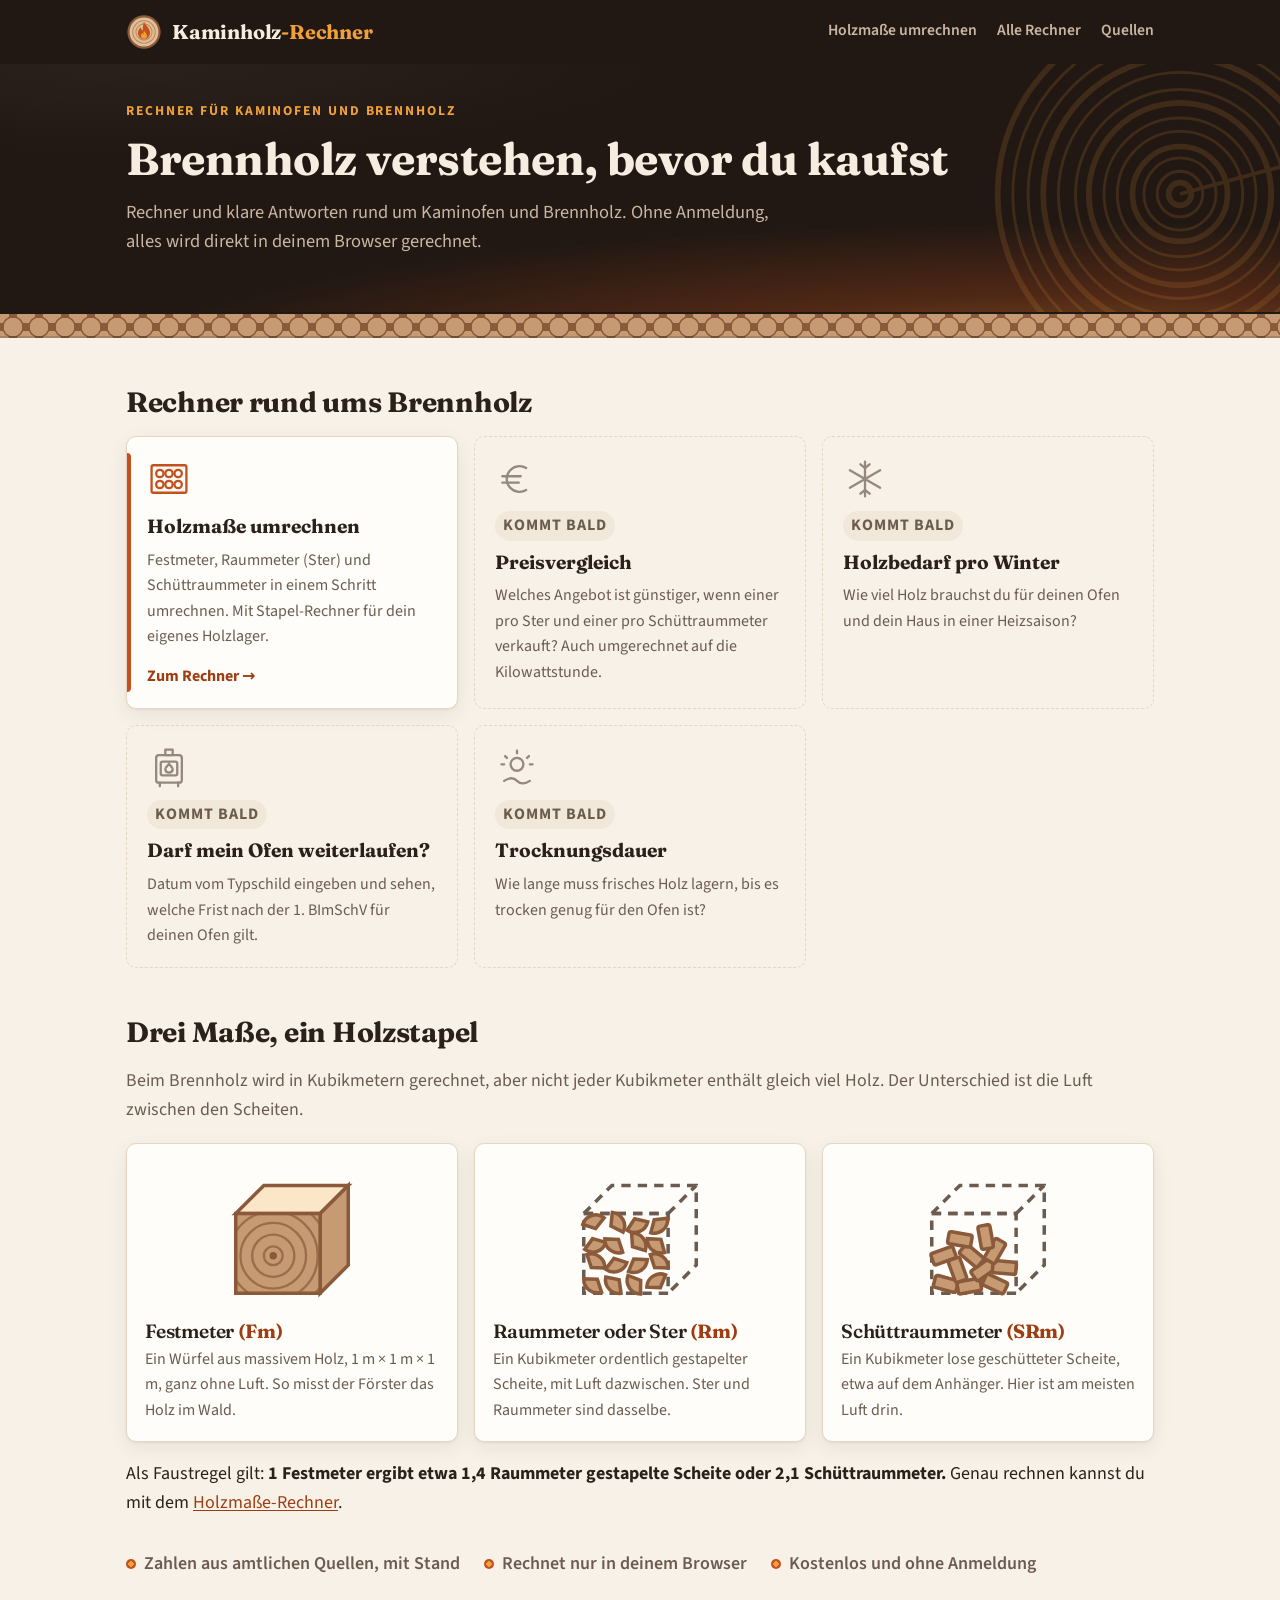
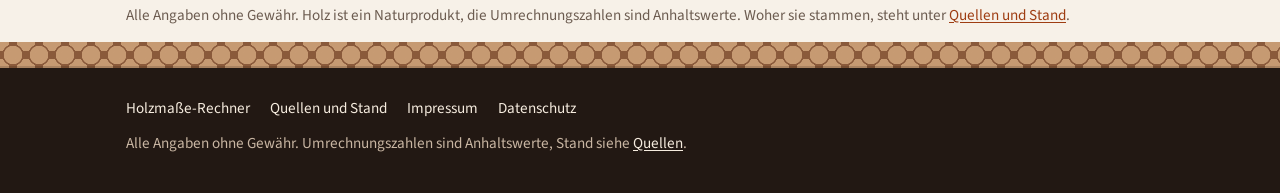
<file: index.html>
<!doctype html>
<html lang="de">
<head>
  <meta charset="utf-8">
  <meta name="viewport" content="width=device-width, initial-scale=1">
  <title>Brennholz-Rechner: Ster, Raummeter und Festmeter umrechnen | Kaminholz-Rechner</title>
  <meta name="description" content="Kostenlose Rechner rund um Brennholz und Kaminofen: Festmeter, Raummeter (Ster) und Schüttraummeter umrechnen, mit Zahlen aus amtlichen Quellen.">
  <link rel="canonical" href="https://DOMAIN-PLATZHALTER.de/">
  <meta name="theme-color" content="#221813">
  <link rel="icon" href="/favicon.svg" type="image/svg+xml">
  <link rel="preload" href="/fonts/fraunces-latin-700-normal.woff2" as="font" type="font/woff2" crossorigin>
  <link rel="stylesheet" href="/css/style.css">
</head>
<body>
<svg width="0" height="0" class="svg-defs" aria-hidden="true" focusable="false"><defs><symbol id="i-fm" viewBox="0 0 64 64"><path class="ill-wood-top" d="M8 22 L20 10 L56 10 L44 22 Z"/><path class="ill-wood" d="M44 22 L56 10 L56 44 L44 56 Z"/><rect class="ill-wood" x="8" y="22" width="36" height="34"/><clipPath id="cl-fm"><rect x="8" y="22" width="36" height="34"/></clipPath><g clip-path="url(#cl-fm)"><circle class="ill-ring" cx="24" cy="40" r="4"/><circle class="ill-ring" cx="24" cy="40" r="9"/><circle class="ill-ring" cx="24" cy="40" r="14"/><circle class="ill-ring" cx="24" cy="40" r="19"/><circle class="ill-ring" cx="24" cy="40" r="24"/></g><circle class="ill-core" cx="24" cy="40" r="1.6"/></symbol><symbol id="i-rm33" viewBox="0 0 64 64"><path class="ill-box" d="M8 22 L20 10 L56 10 L56 44 L44 56 M44 22 L56 10 M8 22 L44 22"/><rect class="ill-box" x="8" y="22" width="36" height="34"/><path class="ill-log" d="M13.1 28.4 L7.6 26.6 A5.8 5.8 0 0 1 16.7 23.8 Z"/><path class="ill-log" d="M19.6 27.3 L20.2 21.5 A5.8 5.8 0 0 1 24.8 29.9 Z"/><path class="ill-log" d="M29.7 24.2 L35.3 25.5 A5.8 5.8 0 0 1 26.5 29.1 Z"/><path class="ill-log" d="M38.1 24.6 L43.8 24.0 A5.8 5.8 0 0 1 36.6 30.2 Z"/><path class="ill-log" d="M11.8 32.7 L17.4 34.3 A5.8 5.8 0 0 1 8.4 37.3 Z"/><path class="ill-log" d="M22.8 33.0 L24.6 38.5 A5.8 5.8 0 0 1 17.0 32.8 Z"/><path class="ill-log" d="M28.8 36.1 L28.4 30.3 A5.8 5.8 0 0 1 34.3 37.8 Z"/><path class="ill-log" d="M40.9 33.0 L42.5 38.6 A5.8 5.8 0 0 1 35.1 32.7 Z"/><path class="ill-log" d="M11.2 45.0 L9.4 39.5 A5.8 5.8 0 0 1 17.0 45.2 Z"/><path class="ill-log" d="M20.9 41.1 L26.4 42.9 A5.8 5.8 0 0 1 17.3 45.7 Z"/><path class="ill-log" d="M29.3 41.4 L35.1 41.7 A5.8 5.8 0 0 1 27.1 46.7 Z"/><path class="ill-log" d="M38.2 45.0 L36.4 39.5 A5.8 5.8 0 0 1 44.0 45.2 Z"/><path class="ill-log" d="M13.8 50.0 L15.6 55.5 A5.8 5.8 0 0 1 8.0 49.8 Z"/><path class="ill-log" d="M23.1 50.2 L23.9 56.0 A5.8 5.8 0 0 1 17.4 49.1 Z"/><path class="ill-log" d="M32.3 50.5 L32.2 56.3 A5.8 5.8 0 0 1 26.9 48.4 Z"/><path class="ill-log" d="M40.7 53.6 L34.9 53.4 A5.8 5.8 0 0 1 42.9 48.2 Z"/></symbol><symbol id="i-srm" viewBox="0 0 64 64"><path class="ill-box" d="M8 22 L20 10 L56 10 L56 44 L44 56 M44 22 L56 10 M8 22 L44 22"/><rect class="ill-box" x="8" y="22" width="36" height="34"/><rect class="ill-log" x="9" y="49.4" width="10" height="5.2" rx="1" transform="rotate(15 14 52)"/><rect class="ill-log" x="19" y="50.4" width="10" height="5.2" rx="1" transform="rotate(-10 24 53)"/><rect class="ill-log" x="30" y="49.4" width="10" height="5.2" rx="1" transform="rotate(25 35 52)"/><rect class="ill-log" x="14" y="43.4" width="10" height="5.2" rx="1" transform="rotate(70 19 46)"/><rect class="ill-log" x="25" y="43.4" width="10" height="5.2" rx="1" transform="rotate(-35 30 46)"/><rect class="ill-log" x="34" y="42.4" width="10" height="5.2" rx="1" transform="rotate(5 39 45)"/><rect class="ill-log" x="8" y="37.4" width="10" height="5.2" rx="1" transform="rotate(-20 13 40)"/><rect class="ill-log" x="20" y="37.4" width="10" height="5.2" rx="1" transform="rotate(40 25 40)"/><rect class="ill-log" x="30" y="35.4" width="10" height="5.2" rx="1" transform="rotate(-60 35 38)"/><rect class="ill-log" x="15" y="30.4" width="10" height="5.2" rx="1" transform="rotate(10 20 33)"/><rect class="ill-log" x="26" y="29.4" width="10" height="5.2" rx="1" transform="rotate(80 31 32)"/></symbol></defs></svg>
<header class="site">
  <div class="wrap">
    <a class="logo" href="/"><svg viewBox="0 0 40 40" aria-hidden="true" focusable="false"><circle cx="20" cy="20" r="18.5" fill="#8a5a3b"/><circle cx="20" cy="20" r="16" fill="#e2bf96"/><circle cx="20" cy="20" r="12.5" fill="none" stroke="#b9895f" stroke-width="1.2"/><circle cx="20" cy="20" r="9" fill="none" stroke="#b9895f" stroke-width="1.2"/><path d="M20 8.5c1.2 3.6 6.8 6.9 6.8 12.7a6.8 6.8 0 0 1-13.6 0c0-3.3 1.9-5.1 3.3-6.6.3 2 1.1 3.2 2.4 3.6-.4-3.4.1-6.6 1.1-9.7z" fill="#c4501c"/><path d="M20 18.2c.6 1.8 3.3 3.3 3.3 6a3.3 3.3 0 0 1-6.6 0c0-1.4.7-2.3 1.5-3 .2.9.6 1.4 1.1 1.6-.1-1.7.2-3.1.7-4.6z" fill="#efa03a"/></svg><span class="name">Kaminholz<em>-Rechner</em></span><span class="sr-only"> – zur Startseite</span></a>
    <nav class="main" aria-label="Hauptnavigation"><a href="/holzmasse-rechner/">Holzmaße umrechnen</a><a href="/#werkzeuge">Alle Rechner</a><a href="/quellen/">Quellen</a></nav>
  </div>
</header>
<section class="hero">
  <svg class="rings" viewBox="0 0 200 200" aria-hidden="true" focusable="false"><circle cx="100" cy="100" r="6" fill="none" stroke="currentColor" stroke-width="3"/><circle cx="100" cy="100" r="12" fill="none" stroke="currentColor" stroke-width="1.5"/><circle cx="100" cy="100" r="19" fill="none" stroke="currentColor" stroke-width="1.5"/><circle cx="100" cy="100" r="25" fill="none" stroke="currentColor" stroke-width="3"/><circle cx="100" cy="100" r="33" fill="none" stroke="currentColor" stroke-width="1.5"/><circle cx="100" cy="100" r="40" fill="none" stroke="currentColor" stroke-width="1.5"/><circle cx="100" cy="100" r="48" fill="none" stroke="currentColor" stroke-width="3"/><circle cx="100" cy="100" r="55" fill="none" stroke="currentColor" stroke-width="1.5"/><circle cx="100" cy="100" r="64" fill="none" stroke="currentColor" stroke-width="1.5"/><circle cx="100" cy="100" r="72" fill="none" stroke="currentColor" stroke-width="3"/><circle cx="100" cy="100" r="80" fill="none" stroke="currentColor" stroke-width="1.5"/><circle cx="100" cy="100" r="88" fill="none" stroke="currentColor" stroke-width="1.5"/><circle cx="100" cy="100" r="96" fill="none" stroke="currentColor" stroke-width="3"/><path d="M100 100 L196 74" stroke="currentColor" stroke-width="2"/></svg>
  <div class="wrap">
    <p class="kicker">Rechner für Kaminofen und Brennholz</p><h1>Brennholz verstehen, bevor du kaufst</h1>
    <p class="lead">Rechner und klare Antworten rund um Kaminofen und Brennholz. Ohne Anmeldung, alles wird direkt in deinem Browser gerechnet.</p>
  </div>
</section>
<div class="stack-band" aria-hidden="true"></div>
<main class="wrap">

  <section aria-labelledby="h-werkzeuge" id="werkzeuge">
    <h2 id="h-werkzeuge">Rechner rund ums Brennholz</h2>
    <ul class="tools">
      <li><a class="tool" href="/holzmasse-rechner/"><svg class="t-icon" viewBox="0 0 48 48" fill="none" stroke="currentColor" stroke-width="2.5" stroke-linecap="round" stroke-linejoin="round" aria-hidden="true" focusable="false"><rect x="5" y="9" width="38" height="30" rx="2"/><circle cx="14" cy="18" r="4"/><circle cx="24" cy="18" r="4"/><circle cx="34" cy="18" r="4"/><circle cx="14" cy="30" r="4"/><circle cx="24" cy="30" r="4"/><circle cx="34" cy="30" r="4"/></svg><strong>Holzmaße umrechnen</strong><span>Festmeter, Raummeter (Ster) und Schüttraummeter in einem Schritt umrechnen. Mit Stapel-Rechner für dein eigenes Holzlager.</span><span class="t-go">Zum Rechner →</span></a></li>
      <li><div class="tool soon"><svg class="t-icon" viewBox="0 0 48 48" fill="none" stroke="currentColor" stroke-width="2.5" stroke-linecap="round" stroke-linejoin="round" aria-hidden="true" focusable="false"><path d="M34 12a14 14 0 1 0 0 24"/><path d="M8 21h20M8 28h18"/></svg><span class="badge">Kommt bald</span><strong>Preisvergleich</strong><span>Welches Angebot ist günstiger, wenn einer pro Ster und einer pro Schüttraummeter verkauft? Auch umgerechnet auf die Kilowattstunde.</span></div></li>
      <li><div class="tool soon"><svg class="t-icon" viewBox="0 0 48 48" fill="none" stroke="currentColor" stroke-width="2.5" stroke-linecap="round" stroke-linejoin="round" aria-hidden="true" focusable="false"><path d="M24 5v38M7.5 14.5l33 19M7.5 33.5l33-19"/><path d="M19 8l5 4 5-4M19 40l5-4 5 4"/></svg><span class="badge">Kommt bald</span><strong>Holzbedarf pro Winter</strong><span>Wie viel Holz brauchst du für deinen Ofen und dein Haus in einer Heizsaison?</span></div></li>
      <li><div class="tool soon"><svg class="t-icon" viewBox="0 0 48 48" fill="none" stroke="currentColor" stroke-width="2.5" stroke-linecap="round" stroke-linejoin="round" aria-hidden="true" focusable="false"><rect x="10" y="10" width="28" height="30" rx="3"/><rect x="15" y="17" width="18" height="15" rx="2"/><path d="M24 29c-2.5 0-4-1.6-4-3.6 0-2.4 2.4-3.3 4-6 1.6 2.7 4 3.6 4 6 0 2-1.5 3.6-4 3.6z"/><path d="M14 40v4M34 40v4M20 4h8v6h-8z"/></svg><span class="badge">Kommt bald</span><strong>Darf mein Ofen weiterlaufen?</strong><span>Datum vom Typschild eingeben und sehen, welche Frist nach der 1. BImSchV für deinen Ofen gilt.</span></div></li>
      <li><div class="tool soon"><svg class="t-icon" viewBox="0 0 48 48" fill="none" stroke="currentColor" stroke-width="2.5" stroke-linecap="round" stroke-linejoin="round" aria-hidden="true" focusable="false"><path d="M10 38c6-4 10-4 14 0s8 4 14 0"/><circle cx="24" cy="20" r="7"/><path d="M24 5v3M11 11l2 2M37 11l-2 2M7 20h3M38 20h3"/></svg><span class="badge">Kommt bald</span><strong>Trocknungsdauer</strong><span>Wie lange muss frisches Holz lagern, bis es trocken genug für den Ofen ist?</span></div></li>
    </ul>
  </section>

  <section aria-labelledby="h-masse">
    <h2 id="h-masse">Drei Maße, ein Holzstapel</h2>
    <p class="lead">Beim Brennholz wird in Kubikmetern gerechnet, aber nicht jeder Kubikmeter enthält gleich viel Holz. Der Unterschied ist die Luft zwischen den Scheiten.</p>
    <div class="units">
      <div class="unit"><svg viewBox="0 0 64 64" aria-hidden="true" focusable="false"><use href="#i-fm"/></svg><h3>Festmeter <span class="abbr">(Fm)</span></h3><p>Ein Würfel aus massivem Holz, 1 m × 1 m × 1 m, ganz ohne Luft. So misst der Förster das Holz im Wald.</p></div>
      <div class="unit"><svg viewBox="0 0 64 64" aria-hidden="true" focusable="false"><use href="#i-rm33"/></svg><h3>Raummeter oder Ster <span class="abbr">(Rm)</span></h3><p>Ein Kubikmeter ordentlich gestapelter Scheite, mit Luft dazwischen. Ster und Raummeter sind dasselbe.</p></div>
      <div class="unit"><svg viewBox="0 0 64 64" aria-hidden="true" focusable="false"><use href="#i-srm"/></svg><h3>Schüttraummeter <span class="abbr">(SRm)</span></h3><p>Ein Kubikmeter lose geschütteter Scheite, etwa auf dem Anhänger. Hier ist am meisten Luft drin.</p></div>
    </div>
    <p>Als Faustregel gilt: <strong>1 Festmeter ergibt etwa 1,4 Raummeter gestapelte Scheite oder 2,1 Schüttraummeter.</strong> Genau rechnen kannst du mit dem <a href="/holzmasse-rechner/">Holzmaße-Rechner</a>.</p>
  </section>

  <ul class="trust">
    <li>Zahlen aus amtlichen Quellen, mit Stand</li>
    <li>Rechnet nur in deinem Browser</li>
    <li>Kostenlos und ohne Anmeldung</li>
  </ul>
  <p class="disclaimer">Alle Angaben ohne Gewähr. Holz ist ein Naturprodukt, die Umrechnungszahlen sind Anhaltswerte. Woher sie stammen, steht unter <a href="/quellen/">Quellen und Stand</a>.</p>

</main>
<footer class="site">
  <div class="stack-band" aria-hidden="true"></div>
  <div class="wrap">
    <p class="foot-nav"><a href="/holzmasse-rechner/">Holzmaße-Rechner</a><a href="/quellen/">Quellen und Stand</a><a href="/impressum/">Impressum</a><a href="/datenschutz/">Datenschutz</a></p>
    <p>Alle Angaben ohne Gewähr. Umrechnungszahlen sind Anhaltswerte, Stand siehe <a href="/quellen/">Quellen</a>.</p>
  </div>
</footer>
</body>
</html>
</file>
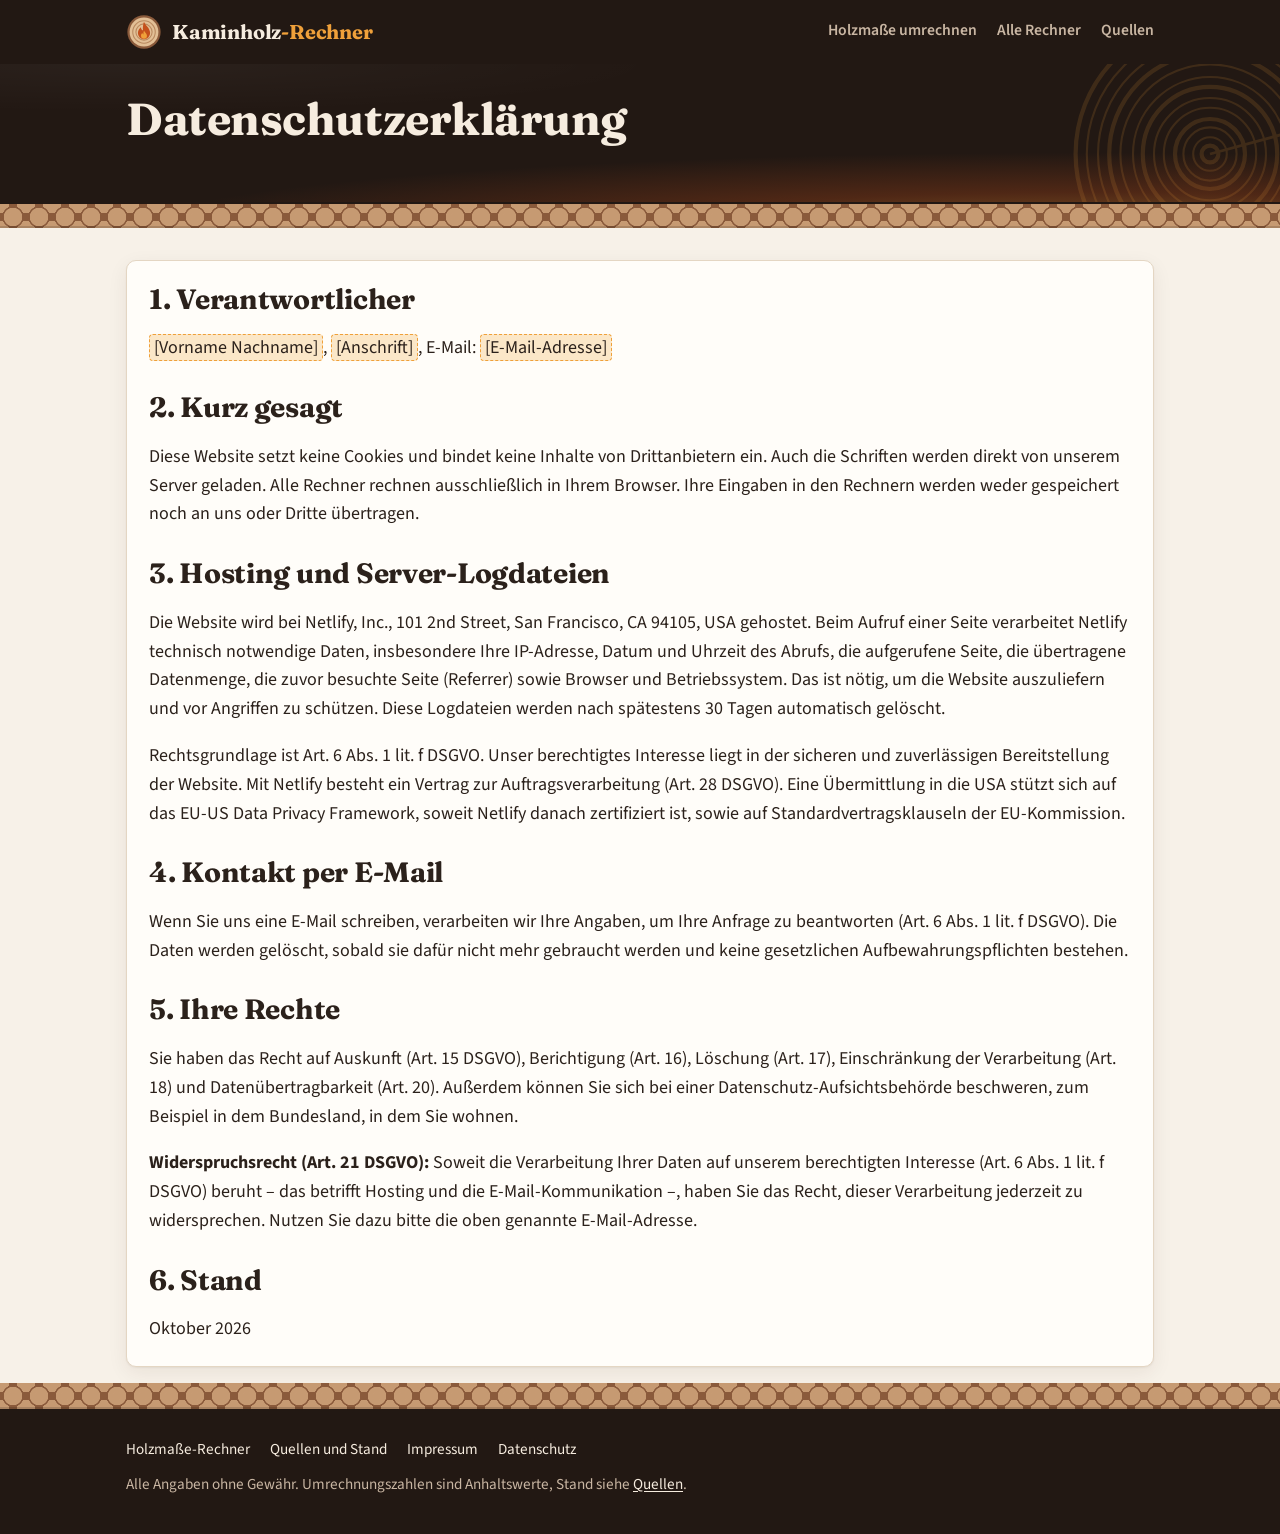
<file: datenschutz/index.html>
<!doctype html>
<html lang="de">
<head>
  <meta charset="utf-8">
  <meta name="viewport" content="width=device-width, initial-scale=1">
  <title>Datenschutzerklärung | Kaminholz-Rechner</title>
  <meta name="description" content="Datenschutzerklärung von Kaminholz-Rechner: keine Cookies, keine Datenspeicherung, Berechnung im Browser.">
  <link rel="canonical" href="https://DOMAIN-PLATZHALTER.de/datenschutz/">
  <meta name="theme-color" content="#221813">
  <link rel="icon" href="/favicon.svg" type="image/svg+xml">
  <link rel="preload" href="/fonts/fraunces-latin-700-normal.woff2" as="font" type="font/woff2" crossorigin>
  <link rel="stylesheet" href="/css/style.css">
</head>
<body>
<header class="site">
  <div class="wrap">
    <a class="logo" href="/"><svg viewBox="0 0 40 40" aria-hidden="true" focusable="false"><circle cx="20" cy="20" r="18.5" fill="#8a5a3b"/><circle cx="20" cy="20" r="16" fill="#e2bf96"/><circle cx="20" cy="20" r="12.5" fill="none" stroke="#b9895f" stroke-width="1.2"/><circle cx="20" cy="20" r="9" fill="none" stroke="#b9895f" stroke-width="1.2"/><path d="M20 8.5c1.2 3.6 6.8 6.9 6.8 12.7a6.8 6.8 0 0 1-13.6 0c0-3.3 1.9-5.1 3.3-6.6.3 2 1.1 3.2 2.4 3.6-.4-3.4.1-6.6 1.1-9.7z" fill="#c4501c"/><path d="M20 18.2c.6 1.8 3.3 3.3 3.3 6a3.3 3.3 0 0 1-6.6 0c0-1.4.7-2.3 1.5-3 .2.9.6 1.4 1.1 1.6-.1-1.7.2-3.1.7-4.6z" fill="#efa03a"/></svg><span class="name">Kaminholz<em>-Rechner</em></span><span class="sr-only"> – zur Startseite</span></a>
    <nav class="main" aria-label="Hauptnavigation"><a href="/holzmasse-rechner/">Holzmaße umrechnen</a><a href="/#werkzeuge">Alle Rechner</a><a href="/quellen/">Quellen</a></nav>
  </div>
</header>
<section class="hero small">
  <svg class="rings" viewBox="0 0 200 200" aria-hidden="true" focusable="false"><circle cx="100" cy="100" r="6" fill="none" stroke="currentColor" stroke-width="3"/><circle cx="100" cy="100" r="12" fill="none" stroke="currentColor" stroke-width="1.5"/><circle cx="100" cy="100" r="19" fill="none" stroke="currentColor" stroke-width="1.5"/><circle cx="100" cy="100" r="25" fill="none" stroke="currentColor" stroke-width="3"/><circle cx="100" cy="100" r="33" fill="none" stroke="currentColor" stroke-width="1.5"/><circle cx="100" cy="100" r="40" fill="none" stroke="currentColor" stroke-width="1.5"/><circle cx="100" cy="100" r="48" fill="none" stroke="currentColor" stroke-width="3"/><circle cx="100" cy="100" r="55" fill="none" stroke="currentColor" stroke-width="1.5"/><circle cx="100" cy="100" r="64" fill="none" stroke="currentColor" stroke-width="1.5"/><circle cx="100" cy="100" r="72" fill="none" stroke="currentColor" stroke-width="3"/><circle cx="100" cy="100" r="80" fill="none" stroke="currentColor" stroke-width="1.5"/><circle cx="100" cy="100" r="88" fill="none" stroke="currentColor" stroke-width="1.5"/><circle cx="100" cy="100" r="96" fill="none" stroke="currentColor" stroke-width="3"/><path d="M100 100 L196 74" stroke="currentColor" stroke-width="2"/></svg>
  <div class="wrap">
    <h1>Datenschutzerklärung</h1>
    
  </div>
</section>
<div class="stack-band" aria-hidden="true"></div>
<main class="wrap">

  <div class="card">
    <h2>1. Verantwortlicher</h2>
    <p><span class="placeholder">[Vorname Nachname]</span>, <span class="placeholder">[Anschrift]</span>, E-Mail: <span class="placeholder">[E-Mail-Adresse]</span></p>

    <h2>2. Kurz gesagt</h2>
    <p>Diese Website setzt keine Cookies und bindet keine Inhalte von Drittanbietern ein. Auch die Schriften werden direkt von unserem Server geladen. Alle Rechner rechnen ausschließlich in Ihrem Browser. Ihre Eingaben in den Rechnern werden weder gespeichert noch an uns oder Dritte übertragen.</p>

    <h2>3. Hosting und Server-Logdateien</h2>
    <p>Die Website wird bei Netlify, Inc., 101 2nd Street, San Francisco, CA 94105, USA gehostet. Beim Aufruf einer Seite verarbeitet Netlify technisch notwendige Daten, insbesondere Ihre IP-Adresse, Datum und Uhrzeit des Abrufs, die aufgerufene Seite, die übertragene Datenmenge, die zuvor besuchte Seite (Referrer) sowie Browser und Betriebssystem. Das ist nötig, um die Website auszuliefern und vor Angriffen zu schützen. Diese Logdateien werden nach spätestens 30 Tagen automatisch gelöscht.</p>
    <p>Rechtsgrundlage ist Art. 6 Abs. 1 lit. f DSGVO. Unser berechtigtes Interesse liegt in der sicheren und zuverlässigen Bereitstellung der Website. Mit Netlify besteht ein Vertrag zur Auftragsverarbeitung (Art. 28 DSGVO). Eine Übermittlung in die USA stützt sich auf das EU-US Data Privacy Framework, soweit Netlify danach zertifiziert ist, sowie auf Standardvertragsklauseln der EU-Kommission.</p>

    <h2>4. Kontakt per E-Mail</h2>
    <p>Wenn Sie uns eine E-Mail schreiben, verarbeiten wir Ihre Angaben, um Ihre Anfrage zu beantworten (Art. 6 Abs. 1 lit. f DSGVO). Die Daten werden gelöscht, sobald sie dafür nicht mehr gebraucht werden und keine gesetzlichen Aufbewahrungspflichten bestehen.</p>

    <h2>5. Ihre Rechte</h2>
    <p>Sie haben das Recht auf Auskunft (Art. 15 DSGVO), Berichtigung (Art. 16), Löschung (Art. 17), Einschränkung der Verarbeitung (Art. 18) und Datenübertragbarkeit (Art. 20). Außerdem können Sie sich bei einer Datenschutz-Aufsichtsbehörde beschweren, zum Beispiel in dem Bundesland, in dem Sie wohnen.</p>
    <p><strong>Widerspruchsrecht (Art. 21 DSGVO):</strong> Soweit die Verarbeitung Ihrer Daten auf unserem berechtigten Interesse (Art. 6 Abs. 1 lit. f DSGVO) beruht – das betrifft Hosting und die E-Mail-Kommunikation –, haben Sie das Recht, dieser Verarbeitung jederzeit zu widersprechen. Nutzen Sie dazu bitte die oben genannte E-Mail-Adresse.</p>

    <h2>6. Stand</h2>
    <p>Oktober 2026</p>
  </div>

</main>
<footer class="site">
  <div class="stack-band" aria-hidden="true"></div>
  <div class="wrap">
    <p class="foot-nav"><a href="/holzmasse-rechner/">Holzmaße-Rechner</a><a href="/quellen/">Quellen und Stand</a><a href="/impressum/">Impressum</a><a href="/datenschutz/">Datenschutz</a></p>
    <p>Alle Angaben ohne Gewähr. Umrechnungszahlen sind Anhaltswerte, Stand siehe <a href="/quellen/">Quellen</a>.</p>
  </div>
</footer>
</body>
</html>
</file>
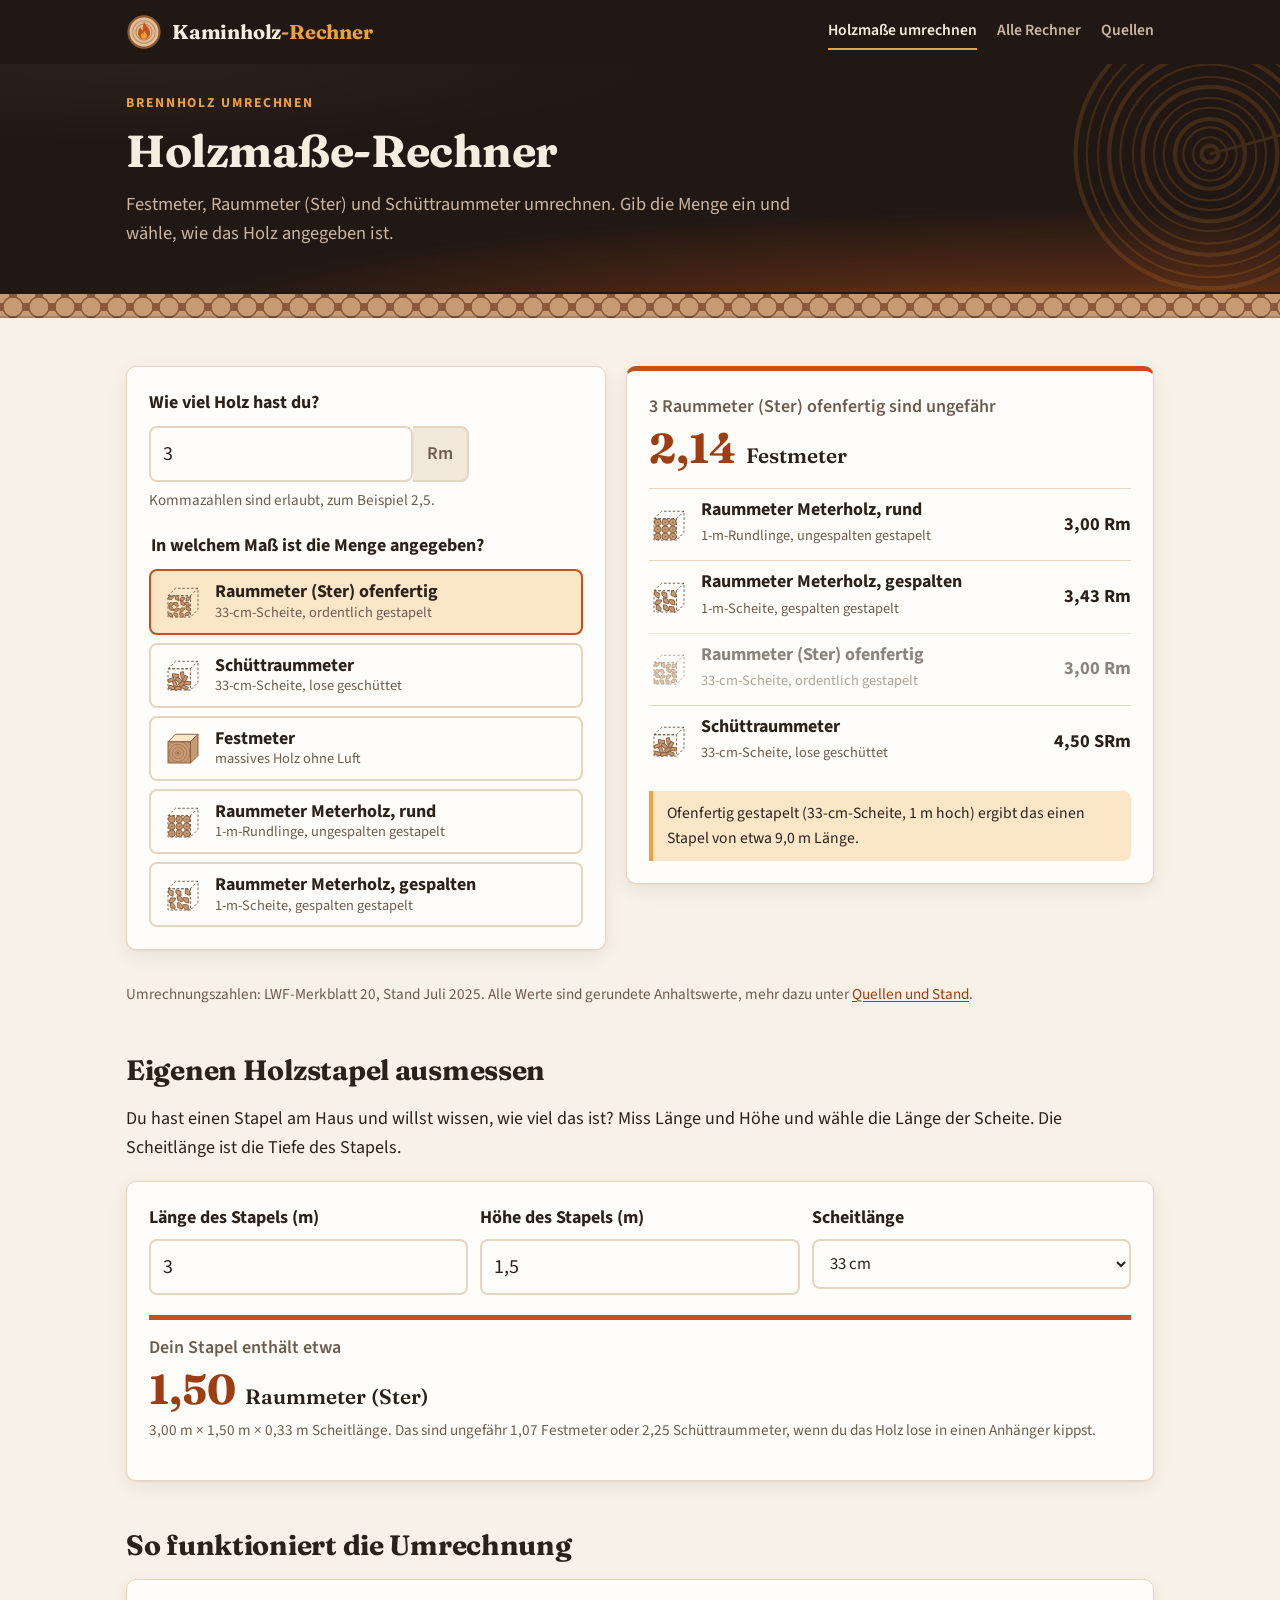
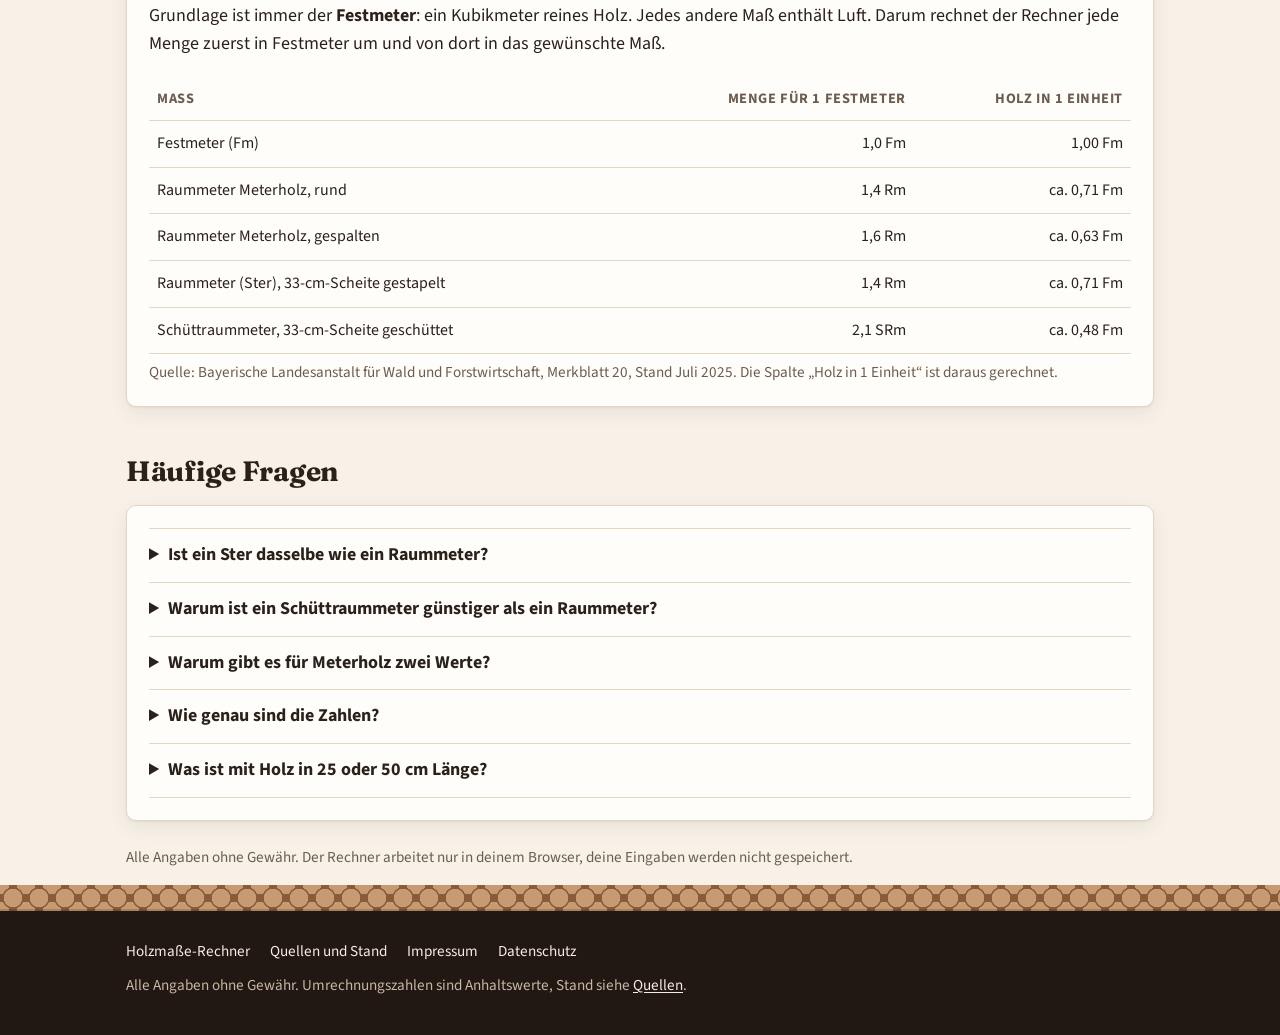
<file: holzmasse-rechner/index.html>
<!doctype html>
<html lang="de">
<head>
  <meta charset="utf-8">
  <meta name="viewport" content="width=device-width, initial-scale=1">
  <title>Holzmaße-Rechner: Festmeter, Raummeter (Ster) und Schüttraummeter umrechnen | Kaminholz-Rechner</title>
  <meta name="description" content="Brennholz umrechnen: Festmeter, Raummeter (Ster) und Schüttraummeter mit den Umrechnungszahlen der Bayerischen Landesanstalt für Wald und Forstwirtschaft. Mit Stapel-Rechner.">
  <link rel="canonical" href="https://DOMAIN-PLATZHALTER.de/holzmasse-rechner/">
  <meta name="theme-color" content="#221813">
  <link rel="icon" href="/favicon.svg" type="image/svg+xml">
  <link rel="preload" href="/fonts/fraunces-latin-700-normal.woff2" as="font" type="font/woff2" crossorigin>
  <link rel="stylesheet" href="/css/style.css">
</head>
<body>
<svg width="0" height="0" class="svg-defs" aria-hidden="true" focusable="false"><defs><symbol id="i-fm" viewBox="0 0 64 64"><path class="ill-wood-top" d="M8 22 L20 10 L56 10 L44 22 Z"/><path class="ill-wood" d="M44 22 L56 10 L56 44 L44 56 Z"/><rect class="ill-wood" x="8" y="22" width="36" height="34"/><clipPath id="cl-fm"><rect x="8" y="22" width="36" height="34"/></clipPath><g clip-path="url(#cl-fm)"><circle class="ill-ring" cx="24" cy="40" r="4"/><circle class="ill-ring" cx="24" cy="40" r="9"/><circle class="ill-ring" cx="24" cy="40" r="14"/><circle class="ill-ring" cx="24" cy="40" r="19"/><circle class="ill-ring" cx="24" cy="40" r="24"/></g><circle class="ill-core" cx="24" cy="40" r="1.6"/></symbol><symbol id="i-rm-rund" viewBox="0 0 64 64"><path class="ill-box" d="M8 22 L20 10 L56 10 L56 44 L44 56 M44 22 L56 10 M8 22 L44 22"/><rect class="ill-box" x="8" y="22" width="36" height="34"/><circle class="ill-log" cx="14.0" cy="27.7" r="5.4"/><circle class="ill-core" cx="14.0" cy="27.7" r="1.2"/><circle class="ill-log" cx="26.0" cy="27.7" r="5.4"/><circle class="ill-core" cx="26.0" cy="27.7" r="1.2"/><circle class="ill-log" cx="38.0" cy="27.7" r="5.4"/><circle class="ill-core" cx="38.0" cy="27.7" r="1.2"/><circle class="ill-log" cx="14.0" cy="39.0" r="5.4"/><circle class="ill-core" cx="14.0" cy="39.0" r="1.2"/><circle class="ill-log" cx="26.0" cy="39.0" r="5.4"/><circle class="ill-core" cx="26.0" cy="39.0" r="1.2"/><circle class="ill-log" cx="38.0" cy="39.0" r="5.4"/><circle class="ill-core" cx="38.0" cy="39.0" r="1.2"/><circle class="ill-log" cx="14.0" cy="50.3" r="5.4"/><circle class="ill-core" cx="14.0" cy="50.3" r="1.2"/><circle class="ill-log" cx="26.0" cy="50.3" r="5.4"/><circle class="ill-core" cx="26.0" cy="50.3" r="1.2"/><circle class="ill-log" cx="38.0" cy="50.3" r="5.4"/><circle class="ill-core" cx="38.0" cy="50.3" r="1.2"/></symbol><symbol id="i-rm-gespalten" viewBox="0 0 64 64"><path class="ill-box" d="M8 22 L20 10 L56 10 L56 44 L44 56 M44 22 L56 10 M8 22 L44 22"/><rect class="ill-box" x="8" y="22" width="36" height="34"/><path class="ill-log" d="M16.5 26.1 L16.0 33.9 A7.8 7.8 0 0 1 9.4 23.0 Z"/><path class="ill-log" d="M28.3 25.7 L29.0 33.5 A7.8 7.8 0 0 1 20.7 23.7 Z"/><path class="ill-log" d="M35.4 29.2 L36.1 21.4 A7.8 7.8 0 0 1 42.5 32.5 Z"/><path class="ill-log" d="M12.5 36.4 L20.3 37.0 A7.8 7.8 0 0 1 9.3 43.6 Z"/><path class="ill-log" d="M23.9 41.1 L22.6 33.4 A7.8 7.8 0 0 1 31.6 42.5 Z"/><path class="ill-log" d="M40.0 36.8 L41.7 44.5 A7.8 7.8 0 0 1 32.3 35.8 Z"/><path class="ill-log" d="M11.5 52.0 L11.7 44.1 A7.8 7.8 0 0 1 18.8 54.9 Z"/><path class="ill-log" d="M23.7 52.2 L23.1 44.4 A7.8 7.8 0 0 1 31.2 54.4 Z"/><path class="ill-log" d="M40.1 48.2 L41.5 55.9 A7.8 7.8 0 0 1 32.3 46.9 Z"/></symbol><symbol id="i-rm33" viewBox="0 0 64 64"><path class="ill-box" d="M8 22 L20 10 L56 10 L56 44 L44 56 M44 22 L56 10 M8 22 L44 22"/><rect class="ill-box" x="8" y="22" width="36" height="34"/><path class="ill-log" d="M13.1 28.4 L7.6 26.6 A5.8 5.8 0 0 1 16.7 23.8 Z"/><path class="ill-log" d="M19.6 27.3 L20.2 21.5 A5.8 5.8 0 0 1 24.8 29.9 Z"/><path class="ill-log" d="M29.7 24.2 L35.3 25.5 A5.8 5.8 0 0 1 26.5 29.1 Z"/><path class="ill-log" d="M38.1 24.6 L43.8 24.0 A5.8 5.8 0 0 1 36.6 30.2 Z"/><path class="ill-log" d="M11.8 32.7 L17.4 34.3 A5.8 5.8 0 0 1 8.4 37.3 Z"/><path class="ill-log" d="M22.8 33.0 L24.6 38.5 A5.8 5.8 0 0 1 17.0 32.8 Z"/><path class="ill-log" d="M28.8 36.1 L28.4 30.3 A5.8 5.8 0 0 1 34.3 37.8 Z"/><path class="ill-log" d="M40.9 33.0 L42.5 38.6 A5.8 5.8 0 0 1 35.1 32.7 Z"/><path class="ill-log" d="M11.2 45.0 L9.4 39.5 A5.8 5.8 0 0 1 17.0 45.2 Z"/><path class="ill-log" d="M20.9 41.1 L26.4 42.9 A5.8 5.8 0 0 1 17.3 45.7 Z"/><path class="ill-log" d="M29.3 41.4 L35.1 41.7 A5.8 5.8 0 0 1 27.1 46.7 Z"/><path class="ill-log" d="M38.2 45.0 L36.4 39.5 A5.8 5.8 0 0 1 44.0 45.2 Z"/><path class="ill-log" d="M13.8 50.0 L15.6 55.5 A5.8 5.8 0 0 1 8.0 49.8 Z"/><path class="ill-log" d="M23.1 50.2 L23.9 56.0 A5.8 5.8 0 0 1 17.4 49.1 Z"/><path class="ill-log" d="M32.3 50.5 L32.2 56.3 A5.8 5.8 0 0 1 26.9 48.4 Z"/><path class="ill-log" d="M40.7 53.6 L34.9 53.4 A5.8 5.8 0 0 1 42.9 48.2 Z"/></symbol><symbol id="i-srm" viewBox="0 0 64 64"><path class="ill-box" d="M8 22 L20 10 L56 10 L56 44 L44 56 M44 22 L56 10 M8 22 L44 22"/><rect class="ill-box" x="8" y="22" width="36" height="34"/><rect class="ill-log" x="9" y="49.4" width="10" height="5.2" rx="1" transform="rotate(15 14 52)"/><rect class="ill-log" x="19" y="50.4" width="10" height="5.2" rx="1" transform="rotate(-10 24 53)"/><rect class="ill-log" x="30" y="49.4" width="10" height="5.2" rx="1" transform="rotate(25 35 52)"/><rect class="ill-log" x="14" y="43.4" width="10" height="5.2" rx="1" transform="rotate(70 19 46)"/><rect class="ill-log" x="25" y="43.4" width="10" height="5.2" rx="1" transform="rotate(-35 30 46)"/><rect class="ill-log" x="34" y="42.4" width="10" height="5.2" rx="1" transform="rotate(5 39 45)"/><rect class="ill-log" x="8" y="37.4" width="10" height="5.2" rx="1" transform="rotate(-20 13 40)"/><rect class="ill-log" x="20" y="37.4" width="10" height="5.2" rx="1" transform="rotate(40 25 40)"/><rect class="ill-log" x="30" y="35.4" width="10" height="5.2" rx="1" transform="rotate(-60 35 38)"/><rect class="ill-log" x="15" y="30.4" width="10" height="5.2" rx="1" transform="rotate(10 20 33)"/><rect class="ill-log" x="26" y="29.4" width="10" height="5.2" rx="1" transform="rotate(80 31 32)"/></symbol></defs></svg>
<header class="site">
  <div class="wrap">
    <a class="logo" href="/"><svg viewBox="0 0 40 40" aria-hidden="true" focusable="false"><circle cx="20" cy="20" r="18.5" fill="#8a5a3b"/><circle cx="20" cy="20" r="16" fill="#e2bf96"/><circle cx="20" cy="20" r="12.5" fill="none" stroke="#b9895f" stroke-width="1.2"/><circle cx="20" cy="20" r="9" fill="none" stroke="#b9895f" stroke-width="1.2"/><path d="M20 8.5c1.2 3.6 6.8 6.9 6.8 12.7a6.8 6.8 0 0 1-13.6 0c0-3.3 1.9-5.1 3.3-6.6.3 2 1.1 3.2 2.4 3.6-.4-3.4.1-6.6 1.1-9.7z" fill="#c4501c"/><path d="M20 18.2c.6 1.8 3.3 3.3 3.3 6a3.3 3.3 0 0 1-6.6 0c0-1.4.7-2.3 1.5-3 .2.9.6 1.4 1.1 1.6-.1-1.7.2-3.1.7-4.6z" fill="#efa03a"/></svg><span class="name">Kaminholz<em>-Rechner</em></span><span class="sr-only"> – zur Startseite</span></a>
    <nav class="main" aria-label="Hauptnavigation"><a href="/holzmasse-rechner/" aria-current="page">Holzmaße umrechnen</a><a href="/#werkzeuge">Alle Rechner</a><a href="/quellen/">Quellen</a></nav>
  </div>
</header>
<section class="hero small">
  <svg class="rings" viewBox="0 0 200 200" aria-hidden="true" focusable="false"><circle cx="100" cy="100" r="6" fill="none" stroke="currentColor" stroke-width="3"/><circle cx="100" cy="100" r="12" fill="none" stroke="currentColor" stroke-width="1.5"/><circle cx="100" cy="100" r="19" fill="none" stroke="currentColor" stroke-width="1.5"/><circle cx="100" cy="100" r="25" fill="none" stroke="currentColor" stroke-width="3"/><circle cx="100" cy="100" r="33" fill="none" stroke="currentColor" stroke-width="1.5"/><circle cx="100" cy="100" r="40" fill="none" stroke="currentColor" stroke-width="1.5"/><circle cx="100" cy="100" r="48" fill="none" stroke="currentColor" stroke-width="3"/><circle cx="100" cy="100" r="55" fill="none" stroke="currentColor" stroke-width="1.5"/><circle cx="100" cy="100" r="64" fill="none" stroke="currentColor" stroke-width="1.5"/><circle cx="100" cy="100" r="72" fill="none" stroke="currentColor" stroke-width="3"/><circle cx="100" cy="100" r="80" fill="none" stroke="currentColor" stroke-width="1.5"/><circle cx="100" cy="100" r="88" fill="none" stroke="currentColor" stroke-width="1.5"/><circle cx="100" cy="100" r="96" fill="none" stroke="currentColor" stroke-width="3"/><path d="M100 100 L196 74" stroke="currentColor" stroke-width="2"/></svg>
  <div class="wrap">
    <p class="kicker">Brennholz umrechnen</p><h1>Holzmaße-Rechner</h1>
    <p class="lead">Festmeter, Raummeter (Ster) und Schüttraummeter umrechnen. Gib die Menge ein und wähle, wie das Holz angegeben ist.</p>
  </div>
</section>
<div class="stack-band" aria-hidden="true"></div>
<main class="wrap">

  <div class="calc-grid">
    <form class="card" id="umrechnen" novalidate>
      <div class="field">
        <label for="menge">Wie viel Holz hast du?</label>
        <div class="amount"><input type="text" id="menge" value="3" inputmode="decimal" autocomplete="off"><span class="unit-tag" id="menge-einheit">Rm</span></div>
        <div class="hint">Kommazahlen sind erlaubt, zum Beispiel 2,5.</div>
      </div>
      <fieldset>
        <legend>In welchem Maß ist die Menge angegeben?</legend>
        <div class="choices">
          <div class="choice"><input type="radio" name="von" id="von-rm33" value="rm33" checked><label for="von-rm33"><svg viewBox="0 0 64 64" aria-hidden="true" focusable="false"><use href="#i-rm33"/></svg><span><b>Raummeter (Ster) ofenfertig</b><small>33-cm-Scheite, ordentlich gestapelt</small></span></label></div>
          <div class="choice"><input type="radio" name="von" id="von-srm33" value="srm33"><label for="von-srm33"><svg viewBox="0 0 64 64" aria-hidden="true" focusable="false"><use href="#i-srm"/></svg><span><b>Schüttraummeter</b><small>33-cm-Scheite, lose geschüttet</small></span></label></div>
          <div class="choice"><input type="radio" name="von" id="von-fm" value="fm"><label for="von-fm"><svg viewBox="0 0 64 64" aria-hidden="true" focusable="false"><use href="#i-fm"/></svg><span><b>Festmeter</b><small>massives Holz ohne Luft</small></span></label></div>
          <div class="choice"><input type="radio" name="von" id="von-rm1u" value="rm1u"><label for="von-rm1u"><svg viewBox="0 0 64 64" aria-hidden="true" focusable="false"><use href="#i-rm-rund"/></svg><span><b>Raummeter Meterholz, rund</b><small>1-m-Rundlinge, ungespalten gestapelt</small></span></label></div>
          <div class="choice"><input type="radio" name="von" id="von-rm1g" value="rm1g"><label for="von-rm1g"><svg viewBox="0 0 64 64" aria-hidden="true" focusable="false"><use href="#i-rm-gespalten"/></svg><span><b>Raummeter Meterholz, gespalten</b><small>1-m-Scheite, gespalten gestapelt</small></span></label></div>
        </div>
      </fieldset>
    </form>

    <section class="card result" aria-live="polite" aria-labelledby="r-head">
      <p class="r-head" id="r-head">Ergebnis</p>
      <p class="big" id="r-big">–</p>
      <ul class="r-list" id="r-liste"></ul>
      <p class="notice" id="r-hinweis"></p>
    </section>
  </div>
  <p class="tabs-note">Umrechnungszahlen: LWF-Merkblatt 20, Stand Juli 2025. Alle Werte sind gerundete Anhaltswerte, mehr dazu unter <a href="/quellen/">Quellen und Stand</a>.</p>

  <h2 id="stapel">Eigenen Holzstapel ausmessen</h2>
  <p>Du hast einen Stapel am Haus und willst wissen, wie viel das ist? Miss Länge und Höhe und wähle die Länge der Scheite. Die Scheitlänge ist die Tiefe des Stapels.</p>
  <form class="card" id="stapel-form" novalidate>
    <div class="dims">
      <div><label for="st-laenge">Länge des Stapels (m)</label><input type="text" id="st-laenge" value="3" inputmode="decimal" autocomplete="off"></div>
      <div><label for="st-hoehe">Höhe des Stapels (m)</label><input type="text" id="st-hoehe" value="1,5" inputmode="decimal" autocomplete="off"></div>
      <div><label for="st-scheit">Scheitlänge</label>
        <select id="st-scheit">
          <option value="0.25">25 cm</option>
          <option value="0.3333" selected>33 cm</option>
          <option value="0.5">50 cm</option>
          <option value="1">1 m (Meterholz)</option>
        </select>
      </div>
    </div>
    <div class="result" aria-live="polite">
      <p class="r-head">Dein Stapel enthält etwa</p>
      <p class="big" id="st-ergebnis">–</p>
      <p class="hint" id="st-detail"></p>
    </div>
  </form>

  <h2>So funktioniert die Umrechnung</h2>
  <div class="card">
    <p>Grundlage ist immer der <strong>Festmeter</strong>: ein Kubikmeter reines Holz. Jedes andere Maß enthält Luft. Darum rechnet der Rechner jede Menge zuerst in Festmeter um und von dort in das gewünschte Maß.</p>
    <div class="table-scroll">
      <table class="data">
        <thead><tr><th>Maß</th><th class="num">Menge für 1 Festmeter</th><th class="num">Holz in 1 Einheit</th></tr></thead>
        <tbody>
          <tr><td>Festmeter (Fm)</td><td class="num">1,0 Fm</td><td class="num">1,00 Fm</td></tr>
          <tr><td>Raummeter Meterholz, rund</td><td class="num">1,4 Rm</td><td class="num">ca. 0,71 Fm</td></tr>
          <tr><td>Raummeter Meterholz, gespalten</td><td class="num">1,6 Rm</td><td class="num">ca. 0,63 Fm</td></tr>
          <tr><td>Raummeter (Ster), 33-cm-Scheite gestapelt</td><td class="num">1,4 Rm</td><td class="num">ca. 0,71 Fm</td></tr>
          <tr><td>Schüttraummeter, 33-cm-Scheite geschüttet</td><td class="num">2,1 SRm</td><td class="num">ca. 0,48 Fm</td></tr>
        </tbody>
      </table>
    </div>
    <p class="hint">Quelle: Bayerische Landesanstalt für Wald und Forstwirtschaft, Merkblatt 20, Stand Juli 2025. Die Spalte „Holz in 1 Einheit“ ist daraus gerechnet.</p>
  </div>

  <h2>Häufige Fragen</h2>
  <div class="card">
    <details>
      <summary>Ist ein Ster dasselbe wie ein Raummeter?</summary>
      <p>Ja. Ster ist der ältere Name für den Raummeter: ein Kubikmeter gestapeltes Holz, Luft zwischen den Scheiten eingeschlossen.</p>
    </details>
    <details>
      <summary>Warum ist ein Schüttraummeter günstiger als ein Raummeter?</summary>
      <p>Weil weniger Holz drin ist. Lose geschüttete Scheite liegen kreuz und quer, dazwischen ist viel Luft. In einem Schüttraummeter steckt nur etwa ein halber Festmeter Holz, in einem gestapelten Raummeter etwa 0,7 Festmeter. Vergleiche Angebote deshalb immer im gleichen Maß.</p>
    </details>
    <details>
      <summary>Warum gibt es für Meterholz zwei Werte?</summary>
      <p>Runde, ungespaltene Stücke lassen sich dichter stapeln als gespaltene Meterscheite. Gespaltene Scheite haben unregelmäßige Kanten, dadurch bleibt mehr Luft im Stapel.</p>
    </details>
    <details>
      <summary>Wie genau sind die Zahlen?</summary>
      <p>Es sind Anhaltswerte. Wie viel Holz wirklich in einem Raummeter steckt, hängt von der Holzart, der Dicke und Form der Scheite und davon ab, wie sorgfältig gestapelt wurde. Rechne mit ein paar Prozent Abweichung in beide Richtungen.</p>
    </details>
    <details>
      <summary>Was ist mit Holz in 25 oder 50 cm Länge?</summary>
      <p>Für diese Längen gibt es in der Quelle keine eigenen Umrechnungszahlen. Der Stapel-Rechner nimmt deshalb die Werte für 33-cm-Scheite. Das Volumen in Raummetern stimmt trotzdem genau, nur der Wert in Festmetern ist eine Schätzung.</p>
    </details>
  </div>

  <p class="disclaimer">Alle Angaben ohne Gewähr. Der Rechner arbeitet nur in deinem Browser, deine Eingaben werden nicht gespeichert.</p>

</main>
<footer class="site">
  <div class="stack-band" aria-hidden="true"></div>
  <div class="wrap">
    <p class="foot-nav"><a href="/holzmasse-rechner/">Holzmaße-Rechner</a><a href="/quellen/">Quellen und Stand</a><a href="/impressum/">Impressum</a><a href="/datenschutz/">Datenschutz</a></p>
    <p>Alle Angaben ohne Gewähr. Umrechnungszahlen sind Anhaltswerte, Stand siehe <a href="/quellen/">Quellen</a>.</p>
  </div>
</footer>
<script src="/js/holzmasse-werte.js"></script>
<script src="/js/holzmasse.js"></script>
</body>
</html>
</file>
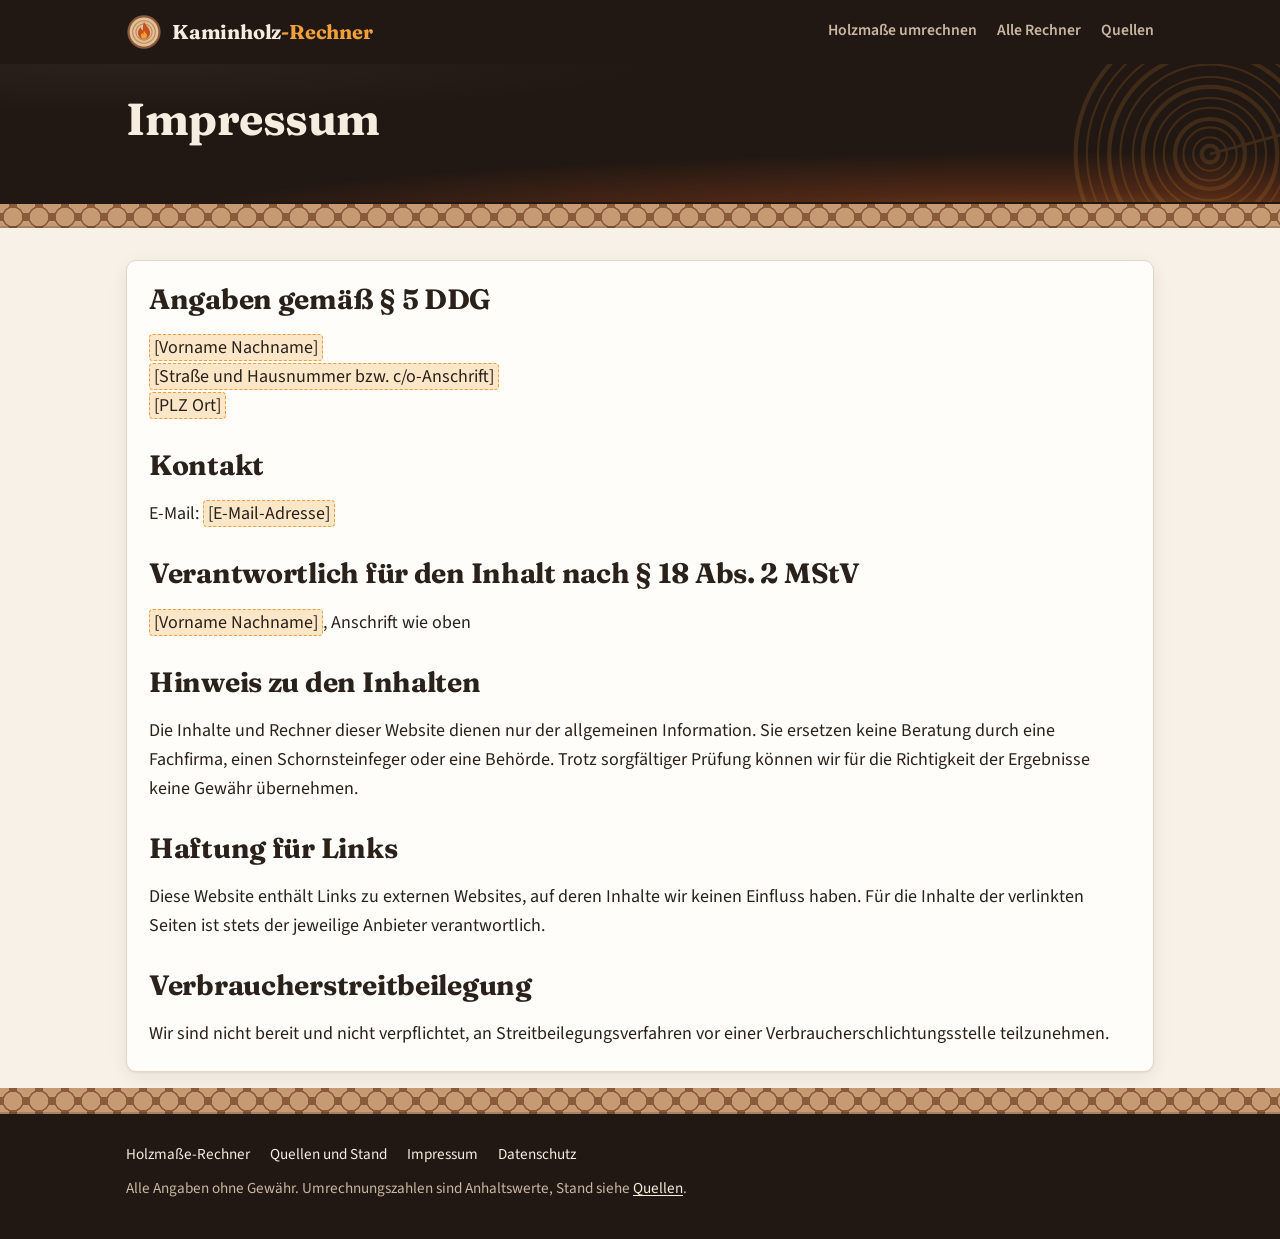
<file: impressum/index.html>
<!doctype html>
<html lang="de">
<head>
  <meta charset="utf-8">
  <meta name="viewport" content="width=device-width, initial-scale=1">
  <title>Impressum | Kaminholz-Rechner</title>
  <meta name="description" content="Impressum von Kaminholz-Rechner.">
  <link rel="canonical" href="https://DOMAIN-PLATZHALTER.de/impressum/">
  <meta name="theme-color" content="#221813">
  <link rel="icon" href="/favicon.svg" type="image/svg+xml">
  <link rel="preload" href="/fonts/fraunces-latin-700-normal.woff2" as="font" type="font/woff2" crossorigin>
  <link rel="stylesheet" href="/css/style.css">
</head>
<body>
<header class="site">
  <div class="wrap">
    <a class="logo" href="/"><svg viewBox="0 0 40 40" aria-hidden="true" focusable="false"><circle cx="20" cy="20" r="18.5" fill="#8a5a3b"/><circle cx="20" cy="20" r="16" fill="#e2bf96"/><circle cx="20" cy="20" r="12.5" fill="none" stroke="#b9895f" stroke-width="1.2"/><circle cx="20" cy="20" r="9" fill="none" stroke="#b9895f" stroke-width="1.2"/><path d="M20 8.5c1.2 3.6 6.8 6.9 6.8 12.7a6.8 6.8 0 0 1-13.6 0c0-3.3 1.9-5.1 3.3-6.6.3 2 1.1 3.2 2.4 3.6-.4-3.4.1-6.6 1.1-9.7z" fill="#c4501c"/><path d="M20 18.2c.6 1.8 3.3 3.3 3.3 6a3.3 3.3 0 0 1-6.6 0c0-1.4.7-2.3 1.5-3 .2.9.6 1.4 1.1 1.6-.1-1.7.2-3.1.7-4.6z" fill="#efa03a"/></svg><span class="name">Kaminholz<em>-Rechner</em></span><span class="sr-only"> – zur Startseite</span></a>
    <nav class="main" aria-label="Hauptnavigation"><a href="/holzmasse-rechner/">Holzmaße umrechnen</a><a href="/#werkzeuge">Alle Rechner</a><a href="/quellen/">Quellen</a></nav>
  </div>
</header>
<section class="hero small">
  <svg class="rings" viewBox="0 0 200 200" aria-hidden="true" focusable="false"><circle cx="100" cy="100" r="6" fill="none" stroke="currentColor" stroke-width="3"/><circle cx="100" cy="100" r="12" fill="none" stroke="currentColor" stroke-width="1.5"/><circle cx="100" cy="100" r="19" fill="none" stroke="currentColor" stroke-width="1.5"/><circle cx="100" cy="100" r="25" fill="none" stroke="currentColor" stroke-width="3"/><circle cx="100" cy="100" r="33" fill="none" stroke="currentColor" stroke-width="1.5"/><circle cx="100" cy="100" r="40" fill="none" stroke="currentColor" stroke-width="1.5"/><circle cx="100" cy="100" r="48" fill="none" stroke="currentColor" stroke-width="3"/><circle cx="100" cy="100" r="55" fill="none" stroke="currentColor" stroke-width="1.5"/><circle cx="100" cy="100" r="64" fill="none" stroke="currentColor" stroke-width="1.5"/><circle cx="100" cy="100" r="72" fill="none" stroke="currentColor" stroke-width="3"/><circle cx="100" cy="100" r="80" fill="none" stroke="currentColor" stroke-width="1.5"/><circle cx="100" cy="100" r="88" fill="none" stroke="currentColor" stroke-width="1.5"/><circle cx="100" cy="100" r="96" fill="none" stroke="currentColor" stroke-width="3"/><path d="M100 100 L196 74" stroke="currentColor" stroke-width="2"/></svg>
  <div class="wrap">
    <h1>Impressum</h1>
    
  </div>
</section>
<div class="stack-band" aria-hidden="true"></div>
<main class="wrap">

  <div class="card">
    <h2>Angaben gemäß § 5 DDG</h2>
    <p><span class="placeholder">[Vorname Nachname]</span><br><span class="placeholder">[Straße und Hausnummer bzw. c/o-Anschrift]</span><br><span class="placeholder">[PLZ Ort]</span></p>
    <h2>Kontakt</h2>
    <p>E-Mail: <span class="placeholder">[E-Mail-Adresse]</span></p>
    <h2>Verantwortlich für den Inhalt nach § 18 Abs. 2 MStV</h2>
    <p><span class="placeholder">[Vorname Nachname]</span>, Anschrift wie oben</p>
    <h2>Hinweis zu den Inhalten</h2>
    <p>Die Inhalte und Rechner dieser Website dienen nur der allgemeinen Information. Sie ersetzen keine Beratung durch eine Fachfirma, einen Schornsteinfeger oder eine Behörde. Trotz sorgfältiger Prüfung können wir für die Richtigkeit der Ergebnisse keine Gewähr übernehmen.</p>
    <h2>Haftung für Links</h2>
    <p>Diese Website enthält Links zu externen Websites, auf deren Inhalte wir keinen Einfluss haben. Für die Inhalte der verlinkten Seiten ist stets der jeweilige Anbieter verantwortlich.</p>
    <h2>Verbraucherstreitbeilegung</h2>
    <p>Wir sind nicht bereit und nicht verpflichtet, an Streitbeilegungsverfahren vor einer Verbraucherschlichtungsstelle teilzunehmen.</p>
  </div>

</main>
<footer class="site">
  <div class="stack-band" aria-hidden="true"></div>
  <div class="wrap">
    <p class="foot-nav"><a href="/holzmasse-rechner/">Holzmaße-Rechner</a><a href="/quellen/">Quellen und Stand</a><a href="/impressum/">Impressum</a><a href="/datenschutz/">Datenschutz</a></p>
    <p>Alle Angaben ohne Gewähr. Umrechnungszahlen sind Anhaltswerte, Stand siehe <a href="/quellen/">Quellen</a>.</p>
  </div>
</footer>
</body>
</html>
</file>
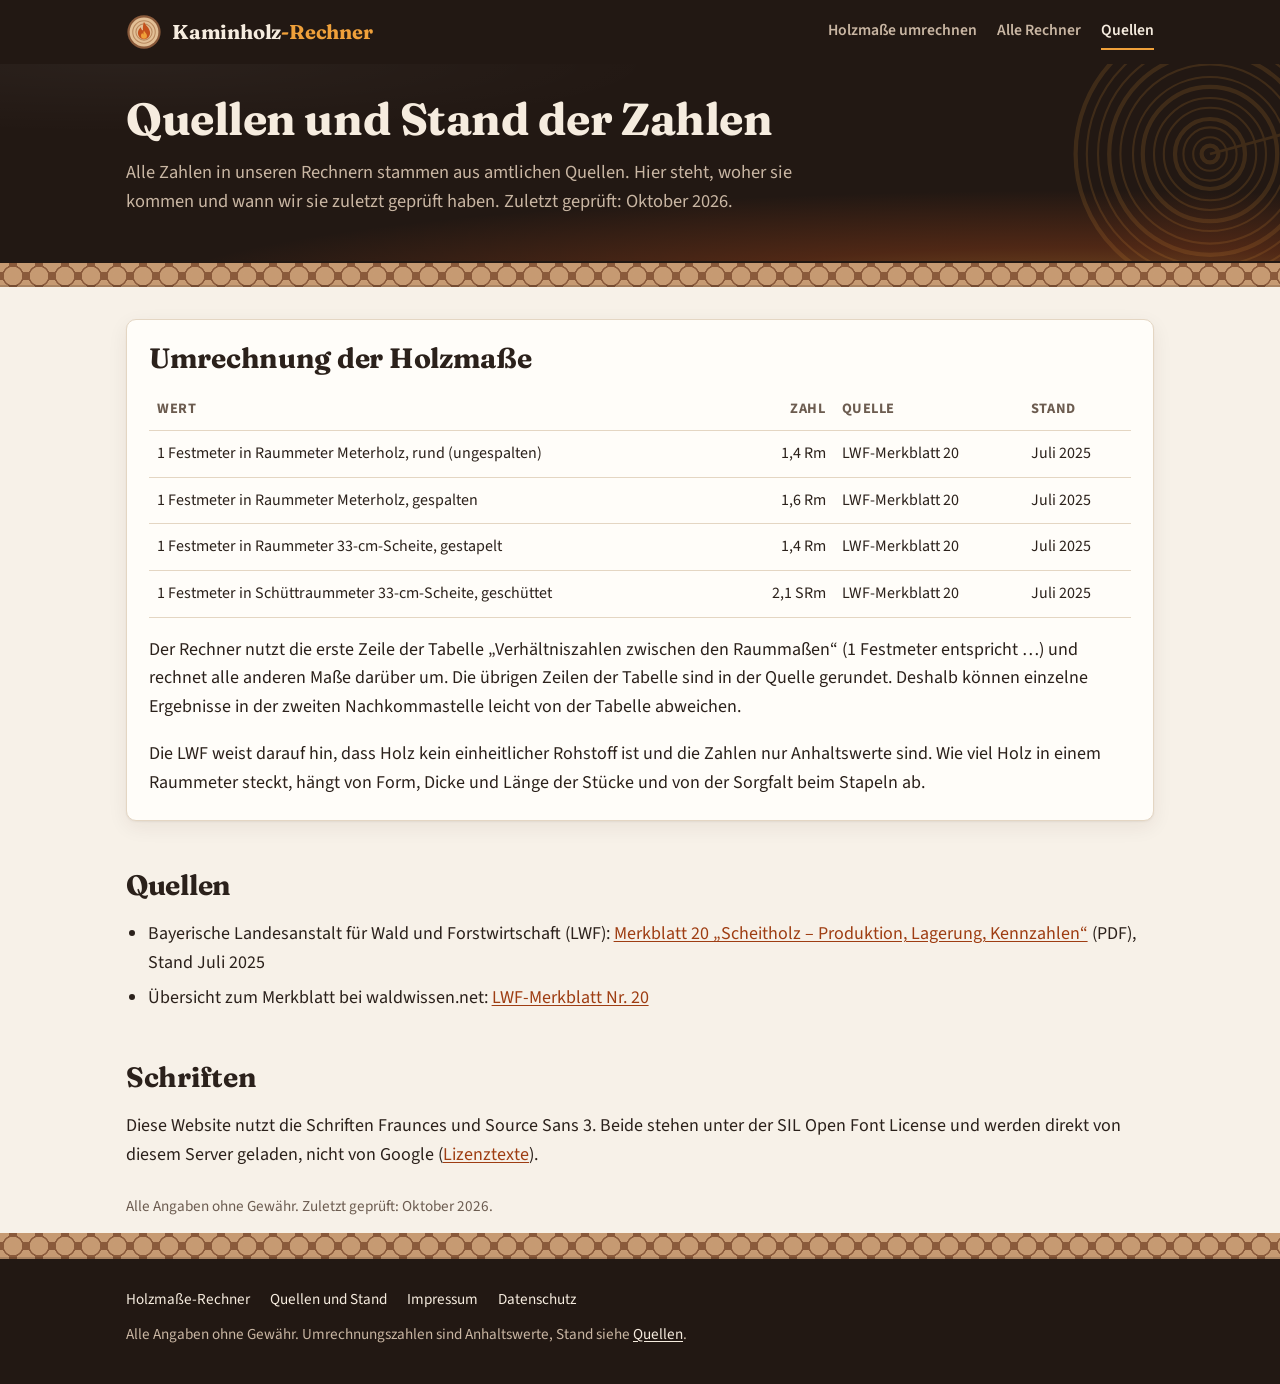
<file: quellen/index.html>
<!doctype html>
<html lang="de">
<head>
  <meta charset="utf-8">
  <meta name="viewport" content="width=device-width, initial-scale=1">
  <title>Quellen und Stand der Zahlen | Kaminholz-Rechner</title>
  <meta name="description" content="Woher die Umrechnungszahlen und Werte in den Brennholz-Rechnern stammen und welcher Stand gilt.">
  <link rel="canonical" href="https://DOMAIN-PLATZHALTER.de/quellen/">
  <meta name="theme-color" content="#221813">
  <link rel="icon" href="/favicon.svg" type="image/svg+xml">
  <link rel="preload" href="/fonts/fraunces-latin-700-normal.woff2" as="font" type="font/woff2" crossorigin>
  <link rel="stylesheet" href="/css/style.css">
</head>
<body>
<header class="site">
  <div class="wrap">
    <a class="logo" href="/"><svg viewBox="0 0 40 40" aria-hidden="true" focusable="false"><circle cx="20" cy="20" r="18.5" fill="#8a5a3b"/><circle cx="20" cy="20" r="16" fill="#e2bf96"/><circle cx="20" cy="20" r="12.5" fill="none" stroke="#b9895f" stroke-width="1.2"/><circle cx="20" cy="20" r="9" fill="none" stroke="#b9895f" stroke-width="1.2"/><path d="M20 8.5c1.2 3.6 6.8 6.9 6.8 12.7a6.8 6.8 0 0 1-13.6 0c0-3.3 1.9-5.1 3.3-6.6.3 2 1.1 3.2 2.4 3.6-.4-3.4.1-6.6 1.1-9.7z" fill="#c4501c"/><path d="M20 18.2c.6 1.8 3.3 3.3 3.3 6a3.3 3.3 0 0 1-6.6 0c0-1.4.7-2.3 1.5-3 .2.9.6 1.4 1.1 1.6-.1-1.7.2-3.1.7-4.6z" fill="#efa03a"/></svg><span class="name">Kaminholz<em>-Rechner</em></span><span class="sr-only"> – zur Startseite</span></a>
    <nav class="main" aria-label="Hauptnavigation"><a href="/holzmasse-rechner/">Holzmaße umrechnen</a><a href="/#werkzeuge">Alle Rechner</a><a href="/quellen/" aria-current="page">Quellen</a></nav>
  </div>
</header>
<section class="hero small">
  <svg class="rings" viewBox="0 0 200 200" aria-hidden="true" focusable="false"><circle cx="100" cy="100" r="6" fill="none" stroke="currentColor" stroke-width="3"/><circle cx="100" cy="100" r="12" fill="none" stroke="currentColor" stroke-width="1.5"/><circle cx="100" cy="100" r="19" fill="none" stroke="currentColor" stroke-width="1.5"/><circle cx="100" cy="100" r="25" fill="none" stroke="currentColor" stroke-width="3"/><circle cx="100" cy="100" r="33" fill="none" stroke="currentColor" stroke-width="1.5"/><circle cx="100" cy="100" r="40" fill="none" stroke="currentColor" stroke-width="1.5"/><circle cx="100" cy="100" r="48" fill="none" stroke="currentColor" stroke-width="3"/><circle cx="100" cy="100" r="55" fill="none" stroke="currentColor" stroke-width="1.5"/><circle cx="100" cy="100" r="64" fill="none" stroke="currentColor" stroke-width="1.5"/><circle cx="100" cy="100" r="72" fill="none" stroke="currentColor" stroke-width="3"/><circle cx="100" cy="100" r="80" fill="none" stroke="currentColor" stroke-width="1.5"/><circle cx="100" cy="100" r="88" fill="none" stroke="currentColor" stroke-width="1.5"/><circle cx="100" cy="100" r="96" fill="none" stroke="currentColor" stroke-width="3"/><path d="M100 100 L196 74" stroke="currentColor" stroke-width="2"/></svg>
  <div class="wrap">
    <h1>Quellen und Stand der Zahlen</h1>
    <p class="lead">Alle Zahlen in unseren Rechnern stammen aus amtlichen Quellen. Hier steht, woher sie kommen und wann wir sie zuletzt geprüft haben. Zuletzt geprüft: Oktober 2026.</p>
  </div>
</section>
<div class="stack-band" aria-hidden="true"></div>
<main class="wrap">

  <div class="card">
    <h2>Umrechnung der Holzmaße</h2>
    <div class="table-scroll">
      <table class="data">
        <thead><tr><th>Wert</th><th class="num">Zahl</th><th>Quelle</th><th>Stand</th></tr></thead>
        <tbody>
          <tr><td>1 Festmeter in Raummeter Meterholz, rund (ungespalten)</td><td class="num">1,4 Rm</td><td>LWF-Merkblatt 20</td><td>Juli 2025</td></tr>
          <tr><td>1 Festmeter in Raummeter Meterholz, gespalten</td><td class="num">1,6 Rm</td><td>LWF-Merkblatt 20</td><td>Juli 2025</td></tr>
          <tr><td>1 Festmeter in Raummeter 33-cm-Scheite, gestapelt</td><td class="num">1,4 Rm</td><td>LWF-Merkblatt 20</td><td>Juli 2025</td></tr>
          <tr><td>1 Festmeter in Schüttraummeter 33-cm-Scheite, geschüttet</td><td class="num">2,1 SRm</td><td>LWF-Merkblatt 20</td><td>Juli 2025</td></tr>
        </tbody>
      </table>
    </div>
    <p>Der Rechner nutzt die erste Zeile der Tabelle „Verhältniszahlen zwischen den Raummaßen“ (1 Festmeter entspricht …) und rechnet alle anderen Maße darüber um. Die übrigen Zeilen der Tabelle sind in der Quelle gerundet. Deshalb können einzelne Ergebnisse in der zweiten Nachkommastelle leicht von der Tabelle abweichen.</p>
    <p>Die LWF weist darauf hin, dass Holz kein einheitlicher Rohstoff ist und die Zahlen nur Anhaltswerte sind. Wie viel Holz in einem Raummeter steckt, hängt von Form, Dicke und Länge der Stücke und von der Sorgfalt beim Stapeln ab.</p>
  </div>

  <h2>Quellen</h2>
  <ul class="clean">
    <li>Bayerische Landesanstalt für Wald und Forstwirtschaft (LWF): <a href="https://lwf.bayern.de/mam/cms04/service/dateien/mb20_scheitholz_2025_rz_web_bf.pdf" rel="noopener">Merkblatt 20 „Scheitholz – Produktion, Lagerung, Kennzahlen“</a> (PDF), Stand Juli 2025</li>
    <li>Übersicht zum Merkblatt bei waldwissen.net: <a href="https://www.waldwissen.net/de/waldwirtschaft/holz-und-markt/holzenergie/lwf-merkblatt-nr-20" rel="noopener">LWF-Merkblatt Nr. 20</a></li>
  </ul>

  <h2>Schriften</h2>
  <p>Diese Website nutzt die Schriften Fraunces und Source Sans 3. Beide stehen unter der SIL Open Font License und werden direkt von diesem Server geladen, nicht von Google (<a href="/fonts/LIZENZEN.txt">Lizenztexte</a>).</p>

  <p class="disclaimer">Alle Angaben ohne Gewähr. Zuletzt geprüft: Oktober 2026.</p>

</main>
<footer class="site">
  <div class="stack-band" aria-hidden="true"></div>
  <div class="wrap">
    <p class="foot-nav"><a href="/holzmasse-rechner/">Holzmaße-Rechner</a><a href="/quellen/">Quellen und Stand</a><a href="/impressum/">Impressum</a><a href="/datenschutz/">Datenschutz</a></p>
    <p>Alle Angaben ohne Gewähr. Umrechnungszahlen sind Anhaltswerte, Stand siehe <a href="/quellen/">Quellen</a>.</p>
  </div>
</footer>
</body>
</html>
</file>
<file: css/style.css>
/* Kaminholz-Rechner – Design "Glut und Birke"
   Helles Birkenpapier, dunkler Ruß, Glut-Orange als Akzent.
   Kopfbereich wie ein Abend vor dem Ofen, darunter ein Holzstapel als Trennband. */

/* Schriften lokal eingebunden (keine Verbindung zu Google beim Seitenaufruf), SIL Open Font License, siehe /fonts/LIZENZEN.txt */
@font-face { font-family: "Fraunces"; font-style: normal; font-weight: 600; font-display: swap; src: url(/fonts/fraunces-latin-600-normal.woff2) format("woff2"); }
@font-face { font-family: "Fraunces"; font-style: normal; font-weight: 700; font-display: swap; src: url(/fonts/fraunces-latin-700-normal.woff2) format("woff2"); }
@font-face { font-family: "Source Sans 3"; font-style: normal; font-weight: 400; font-display: swap; src: url(/fonts/source-sans-3-latin-400-normal.woff2) format("woff2"); }
@font-face { font-family: "Source Sans 3"; font-style: normal; font-weight: 600; font-display: swap; src: url(/fonts/source-sans-3-latin-600-normal.woff2) format("woff2"); }
@font-face { font-family: "Source Sans 3"; font-style: normal; font-weight: 700; font-display: swap; src: url(/fonts/source-sans-3-latin-700-normal.woff2) format("woff2"); }

:root {
  --bg: #f7f1e8;          /* Birkenpapier */
  --surface: #fffdf9;
  --surface-2: #f1e8da;
  --fg: #2b211b;          /* Ruß */
  --muted: #6c5c50;
  --line: #e4d6c3;
  --ember: #c4501c;       /* Glut */
  --ember-strong: #9e3d12;
  --amber: #efa03a;
  --amber-soft: #fbe7c8;
  --moss: #4d6a37;
  --night: #221813;       /* Kopfbereich */
  --night-2: #2f221b;
  --night-fg: #f6ecdf;
  --night-muted: #c9b6a3;
  --bark: #8a5a3b;
  --bark-light: #c69a72;
  --shadow: 0 1px 2px rgba(60, 35, 20, .06), 0 6px 20px rgba(60, 35, 20, .07);
  --radius: 10px;
  --display: "Fraunces", Georgia, "Times New Roman", serif;
  --body: "Source Sans 3", system-ui, -apple-system, "Segoe UI", Roboto, Arial, sans-serif;
  color-scheme: light;
}

@media (prefers-color-scheme: dark) {
  :root {
    --bg: #1a1310;
    --surface: #241b16;
    --surface-2: #2d221c;
    --fg: #f1e6d8;
    --muted: #b9a593;
    --line: #3d2f26;
    --ember: #f07a3e;
    --ember-strong: #ff9a62;
    --amber: #f3b056;
    --amber-soft: #3a2a17;
    --moss: #8db36b;
    --night: #120c09;
    --night-2: #1f1611;
    --bark: #a8754f;
    --bark-light: #6e4c34;
    --shadow: 0 1px 2px rgba(0, 0, 0, .3), 0 6px 20px rgba(0, 0, 0, .25);
    color-scheme: dark;
  }
}

* { box-sizing: border-box; }

html { -webkit-text-size-adjust: 100%; }

body {
  margin: 0;
  font-family: var(--body);
  font-size: 18px;
  line-height: 1.6;
  color: var(--fg);
  background: var(--bg);
}

a { color: var(--ember-strong); text-underline-offset: 2px; }
a:hover { color: var(--ember); }

.wrap { max-width: 1060px; margin: 0 auto; padding: 0 16px; }

h1, h2, h3 { font-family: var(--display); font-weight: 700; line-height: 1.2; letter-spacing: -.01em; }
h1 { font-size: clamp(1.9rem, 5vw, 2.8rem); margin: 0 0 12px; }
h2 { font-size: clamp(1.4rem, 3.2vw, 1.75rem); margin: 48px 0 12px; }
h3 { font-size: 1.2rem; margin: 24px 0 8px; font-weight: 600; }

.num, .tnum { font-variant-numeric: tabular-nums; }

/* ---------- Kopfzeile ---------- */
header.site { background: var(--night); color: var(--night-fg); }
header.site .wrap {
  display: flex; flex-wrap: wrap; align-items: center; justify-content: space-between;
  gap: 10px 24px; padding-top: 14px; padding-bottom: 14px;
}
.logo { display: inline-flex; align-items: center; gap: 10px; text-decoration: none; color: var(--night-fg); }
.logo:hover { color: #fff; }
.logo svg { width: 36px; height: 36px; flex: none; }
.logo .name { font-family: var(--display); font-weight: 700; font-size: 1.25rem; letter-spacing: -.01em; }
.logo .name em { font-style: normal; color: var(--amber); }
nav.main { display: flex; flex-wrap: wrap; gap: 4px 20px; }
nav.main a { color: var(--night-muted); text-decoration: none; font-weight: 600; font-size: .98rem; white-space: nowrap; padding: 4px 0; border-bottom: 2px solid transparent; }
nav.main a:hover, nav.main a[aria-current="page"] { color: var(--night-fg); border-bottom-color: var(--amber); }

/* ---------- Kopfbereich (Abend vor dem Ofen) ---------- */
.hero {
  position: relative; overflow: hidden;
  background:
    radial-gradient(120% 90% at 85% 120%, rgba(239, 160, 58, .45) 0%, rgba(196, 80, 28, .28) 30%, rgba(34, 24, 19, 0) 62%),
    radial-gradient(60% 50% at 10% 0%, rgba(255, 255, 255, .04), rgba(255, 255, 255, 0) 70%),
    var(--night);
  color: var(--night-fg);
  padding: 36px 0 56px;
}
.hero .wrap { position: relative; z-index: 1; }
.hero .kicker { font-weight: 700; font-size: .85rem; letter-spacing: .14em; text-transform: uppercase; color: var(--amber); margin: 0 0 10px; }
.hero .lead { color: var(--night-muted); font-size: 1.15rem; margin: 0; max-width: 680px; }
.hero .rings { position: absolute; right: -90px; top: -60px; width: 380px; height: 380px; opacity: .14; z-index: 0; color: var(--amber); pointer-events: none; }
.hero.small { padding: 28px 0 44px; }
.hero.small .rings { width: 280px; height: 280px; right: -70px; top: -50px; }
@media (max-width: 640px) { .hero .rings { width: 240px; height: 240px; right: -90px; top: -40px; } }

/* Holzstapel als Trennband: Stirnseiten gestapelter Scheite */
.stack-band {
  height: 26px;
  background-color: var(--bark);
  background-image:
    radial-gradient(circle at 50% 50%, var(--bark-light) 0 4px, transparent 4.5px),
    radial-gradient(circle at 50% 50%, var(--bark-light) 0 9px, var(--bark) 9.5px 10.5px, transparent 11px),
    radial-gradient(circle at 50% 50%, var(--bark-light) 0 9px, var(--bark) 9.5px 10.5px, transparent 11px);
  background-size: 26px 26px, 26px 26px, 26px 26px;
  background-position: 0 0, 0 0, 13px 13px;
  border-top: 2px solid var(--night);
  border-bottom: 2px solid rgba(0, 0, 0, .15);
}

main { padding: 8px 0 56px; }
main > :first-child { margin-top: 32px; }

.lead { font-size: 1.12rem; color: var(--muted); }

/* ---------- Karten ---------- */
.card {
  background: var(--surface);
  border: 1px solid var(--line);
  border-radius: var(--radius);
  box-shadow: var(--shadow);
  padding: 22px;
  margin: 16px 0;
}
.card > :first-child { margin-top: 0; }
.card > :last-child { margin-bottom: 0; }
.card h2 { margin-top: 28px; }

/* ---------- Werkzeug-Kacheln ---------- */
.tools { display: grid; grid-template-columns: repeat(auto-fill, minmax(min(100%, 300px), 1fr)); gap: 16px; margin: 16px 0; padding: 0; list-style: none; }
.tool {
  position: relative; display: flex; flex-direction: column; gap: 6px; height: 100%;
  background: var(--surface); border: 1px solid var(--line); border-radius: var(--radius);
  padding: 20px 20px 18px; box-shadow: var(--shadow);
  color: var(--fg); text-decoration: none;
  transition: transform .15s ease, border-color .15s ease;
}
a.tool:hover { transform: translateY(-2px); border-color: var(--ember); color: var(--fg); }
a.tool::before { content: ""; position: absolute; left: 0; top: 16px; bottom: 16px; width: 4px; border-radius: 0 4px 4px 0; background: var(--ember); }
.tool .t-icon { width: 44px; height: 44px; color: var(--ember); margin-bottom: 4px; }
.tool strong { font-family: var(--display); font-size: 1.2rem; font-weight: 700; }
.tool span { color: var(--muted); font-size: 1rem; }
.tool .t-go { margin-top: auto; padding-top: 8px; font-weight: 700; color: var(--ember-strong); }
.tool.soon { background: transparent; box-shadow: none; border-style: dashed; }
.tool.soon .t-icon { color: var(--muted); opacity: .7; }
.badge { display: inline-block; align-self: flex-start; font-size: .78rem; font-weight: 700; letter-spacing: .06em; text-transform: uppercase; padding: 2px 8px; border-radius: 999px; background: var(--surface-2); color: var(--muted); }

/* ---------- Drei Holzmaße erklärt ---------- */
.units { display: grid; grid-template-columns: repeat(auto-fit, minmax(min(100%, 240px), 1fr)); gap: 16px; margin: 16px 0; }
.unit { background: var(--surface); border: 1px solid var(--line); border-radius: var(--radius); padding: 18px; box-shadow: var(--shadow); }
.unit svg { width: 100%; max-width: 150px; height: auto; display: block; margin: 0 auto 8px; }
.unit h3 { margin: 4px 0 4px; }
.unit .abbr { font-weight: 700; color: var(--ember-strong); }
.unit p { margin: 0; color: var(--muted); font-size: 1rem; }

/* Illustrationen: Farben über Variablen, damit sie hell und dunkel passen */
.ill-box { fill: none; stroke: var(--muted); stroke-width: 1.5; stroke-dasharray: 4 3; }
.ill-wood { fill: var(--bark-light); stroke: var(--bark); stroke-width: 1.5; }
.ill-wood-top { fill: var(--amber-soft); stroke: var(--bark); stroke-width: 1.5; }
.ill-ring { fill: none; stroke: var(--bark); stroke-width: 1; opacity: .7; }
.ill-log { fill: var(--bark-light); stroke: var(--bark); stroke-width: 1.5; }
.ill-core { fill: var(--bark); }

/* ---------- Rechner ---------- */
.calc-grid { display: grid; grid-template-columns: minmax(0, 1fr) minmax(0, 1.1fr); gap: 20px; align-items: start; margin-top: 28px; }
@media (max-width: 820px) { .calc-grid { grid-template-columns: 1fr; } }

.field { margin-bottom: 20px; }
.field:last-child { margin-bottom: 0; }
.field > label, .field > .label, fieldset legend { display: block; font-weight: 700; margin-bottom: 8px; }
.hint { font-size: .95rem; color: var(--muted); margin-top: 6px; }
fieldset { border: 0; margin: 0 0 20px; padding: 0; min-width: 0; }

.amount { display: flex; align-items: stretch; max-width: 320px; }
.amount input { flex: 1; min-width: 0; border-radius: 8px 0 0 8px; }
.amount .unit-tag { display: flex; align-items: center; padding: 0 14px; background: var(--surface-2); border: 2px solid var(--line); border-left: 0; border-radius: 0 8px 8px 0; color: var(--muted); font-weight: 600; white-space: nowrap; }

input[type="text"], select {
  width: 100%; font: inherit; font-size: 1.25rem; font-variant-numeric: tabular-nums;
  padding: 10px 12px; color: var(--fg); background: var(--surface);
  border: 2px solid var(--line); border-radius: 8px;
}
select { font-size: 1.05rem; }
input[type="text"]:focus, select:focus { outline: none; border-color: var(--ember); box-shadow: 0 0 0 3px rgba(196, 80, 28, .2); }
input[aria-invalid="true"] { border-color: #b3261e; }

/* Einheiten-Auswahl als Kärtchen */
.choices { display: grid; gap: 8px; }
.choice { position: relative; }
.choice input { position: absolute; opacity: 0; inset: 0; margin: 0; cursor: pointer; }
.choice label {
  display: grid; grid-template-columns: 40px 1fr; align-items: center; gap: 12px;
  padding: 10px 12px; border: 2px solid var(--line); border-radius: 8px; background: var(--surface);
  cursor: pointer; transition: border-color .12s ease, background .12s ease;
}
.choice label svg { width: 40px; height: 40px; }
.choice label b { display: block; font-weight: 700; line-height: 1.25; }
.choice label small { display: block; color: var(--muted); font-size: .9rem; line-height: 1.3; }
.choice input:checked + label { border-color: var(--ember); background: var(--amber-soft); }
.choice input:focus-visible + label { box-shadow: 0 0 0 3px rgba(196, 80, 28, .3); }
.choice label:hover { border-color: var(--bark-light); }

/* Ergebnis */
.result { border-top: 5px solid var(--ember); }
.result .r-head { font-weight: 600; color: var(--muted); margin: 0 0 4px; }
.result .big { font-family: var(--display); font-size: clamp(2rem, 6vw, 2.6rem); font-weight: 700; line-height: 1.1; color: var(--ember-strong); margin: 0 0 4px; font-variant-numeric: tabular-nums; }
.result .big small { font-size: .5em; color: var(--fg); font-weight: 600; }
.r-list { list-style: none; padding: 0; margin: 16px 0 0; }
.r-list li { display: grid; grid-template-columns: 40px 1fr auto; align-items: center; gap: 12px; padding: 10px 0; border-top: 1px solid var(--line); }
.r-list li svg { width: 40px; height: 40px; }
.r-list li .r-name b { display: block; line-height: 1.25; }
.r-list li .r-name small { color: var(--muted); font-size: .9rem; }
.r-list li .r-val { font-weight: 700; font-size: 1.15rem; text-align: right; white-space: nowrap; font-variant-numeric: tabular-nums; }
.r-list li.is-source { opacity: .55; }

.notice { background: var(--amber-soft); border-left: 4px solid var(--amber); border-radius: 0 8px 8px 0; padding: 10px 14px; margin: 14px 0 0; font-size: .98rem; }
.notice:empty { display: none; }

.tabs-note { font-size: .95rem; color: var(--muted); }

/* Stapel-Rechner */
.dims { display: grid; grid-template-columns: repeat(3, minmax(0, 1fr)); gap: 12px; }
@media (max-width: 520px) { .dims { grid-template-columns: 1fr; } }
#stapel-form .result { margin-top: 20px; padding-top: 14px; }
.dims label { font-weight: 700; display: block; margin-bottom: 6px; }

/* Tabellen */
table.data { width: 100%; border-collapse: collapse; font-size: 1rem; }
table.data th, table.data td { padding: 10px 8px; border-bottom: 1px solid var(--line); text-align: left; vertical-align: top; }
table.data th { font-weight: 700; color: var(--muted); font-size: .9rem; text-transform: uppercase; letter-spacing: .04em; }
table.data td.num, table.data th.num { text-align: right; white-space: nowrap; }
@media (max-width: 520px) { table.data { font-size: .92rem; } table.data th, table.data td { padding: 8px 4px; } table.data th { font-size: .78rem; } }
.table-scroll { overflow-x: auto; -webkit-overflow-scrolling: touch; }

/* Vertrauens-Zeile */
.trust { display: flex; flex-wrap: wrap; gap: 10px 24px; list-style: none; padding: 0; margin: 32px 0 0; color: var(--muted); font-weight: 600; }
.trust li { display: flex; align-items: center; gap: 8px; }
.trust li::before { content: ""; width: 10px; height: 10px; border-radius: 50%; background: radial-gradient(circle, var(--amber) 0 40%, var(--ember) 41% 100%); }

.disclaimer { font-size: .95rem; color: var(--muted); margin-top: 24px; }

.placeholder { background: var(--amber-soft); border: 1px dashed var(--amber); padding: 0 4px; border-radius: 4px; }

ul.clean { padding-left: 1.2em; }
ul.clean li { margin: 6px 0; }

details { border-top: 1px solid var(--line); padding: 12px 0; }
details:last-of-type { border-bottom: 1px solid var(--line); }
details summary { font-weight: 700; cursor: pointer; }
details p { margin: 8px 0 0; }

/* ---------- Fußzeile ---------- */
footer.site { background: var(--night); color: var(--night-muted); padding: 28px 0 32px; font-size: .95rem; }
footer.site .stack-band { margin-top: -28px; margin-bottom: 24px; border-top: 0; }
footer.site p { margin: 6px 0; }
footer.site a { color: var(--night-fg); }
footer.site .foot-nav a { text-decoration: none; margin-right: 20px; display: inline-block; padding: 4px 0; }
footer.site a:hover { color: var(--amber); }

@media (prefers-reduced-motion: reduce) { * { transition: none !important; } }

/* Unsichtbarer Vorrat an Illustrationen (SVG-Symbole) */
.svg-defs { position: absolute; width: 0; height: 0; overflow: hidden; }
.sr-only { position: absolute; width: 1px; height: 1px; overflow: hidden; clip: rect(0 0 0 0); white-space: nowrap; }
</file>
